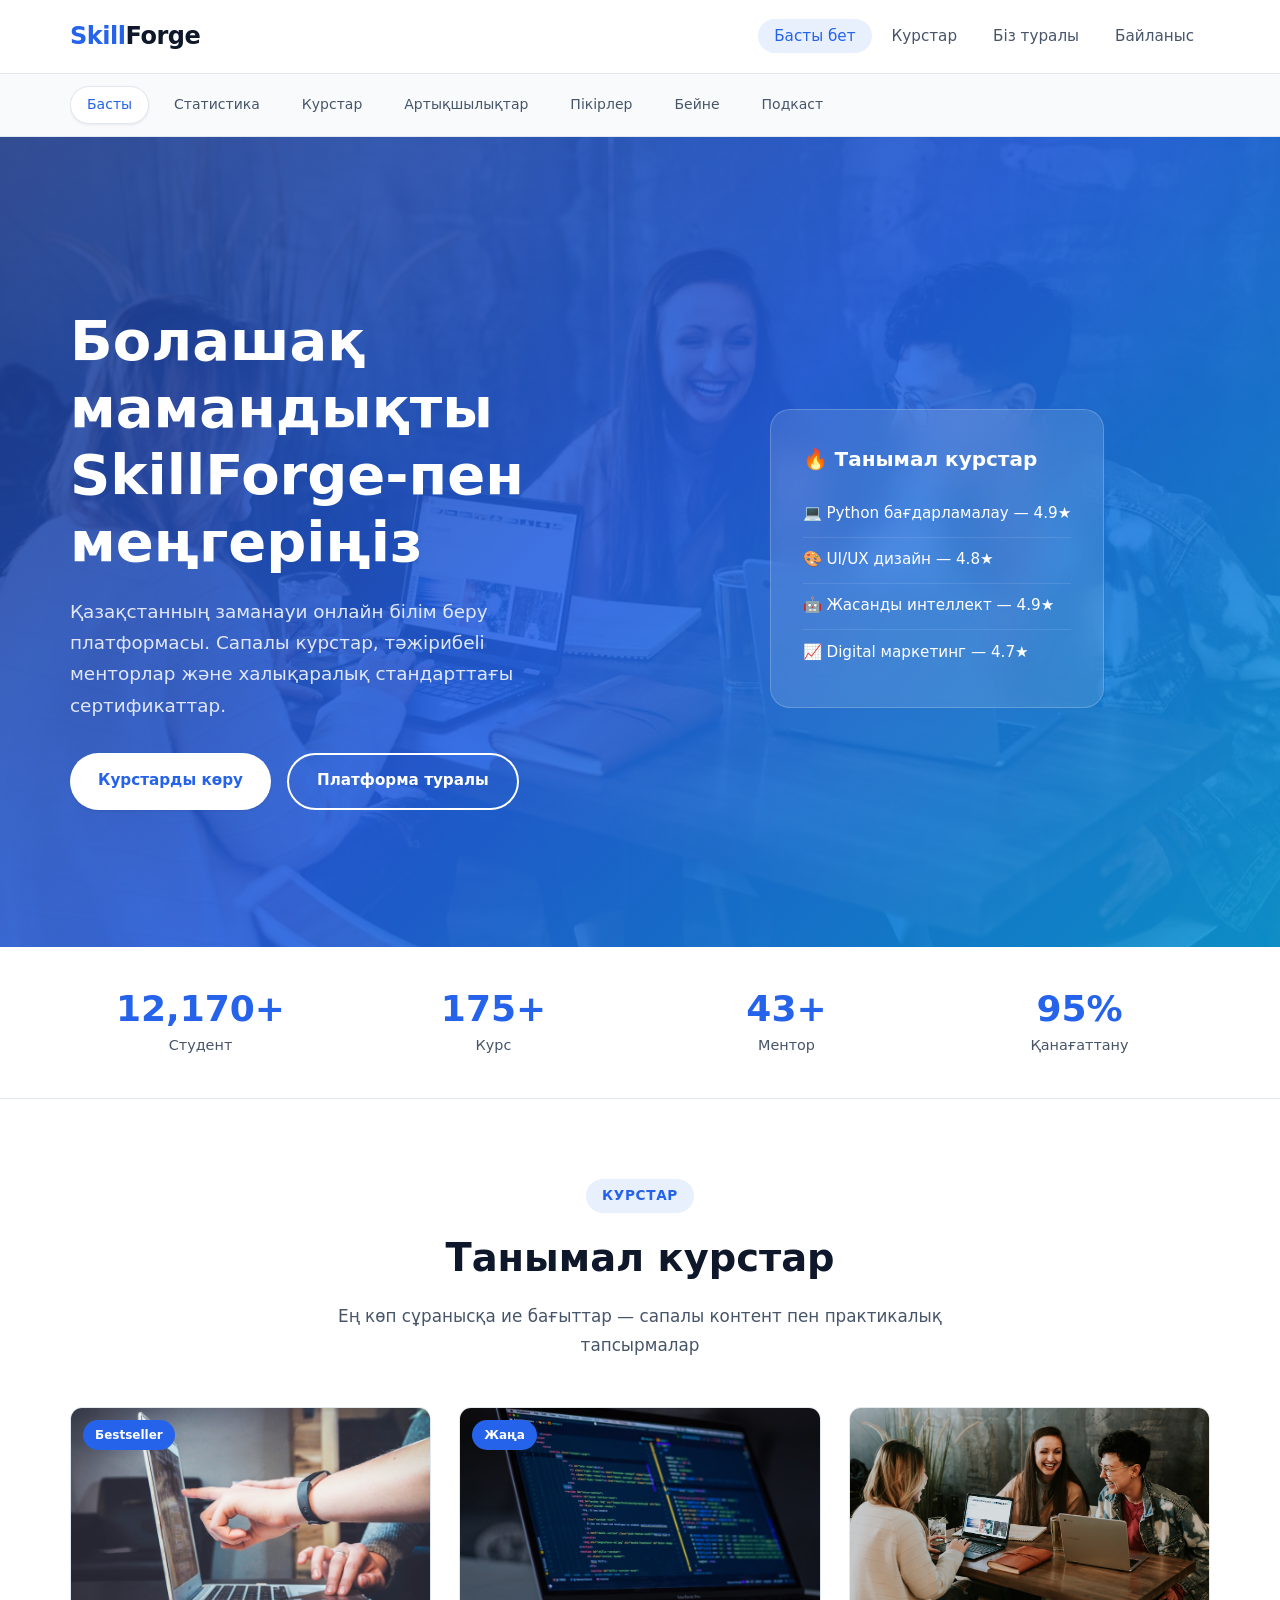
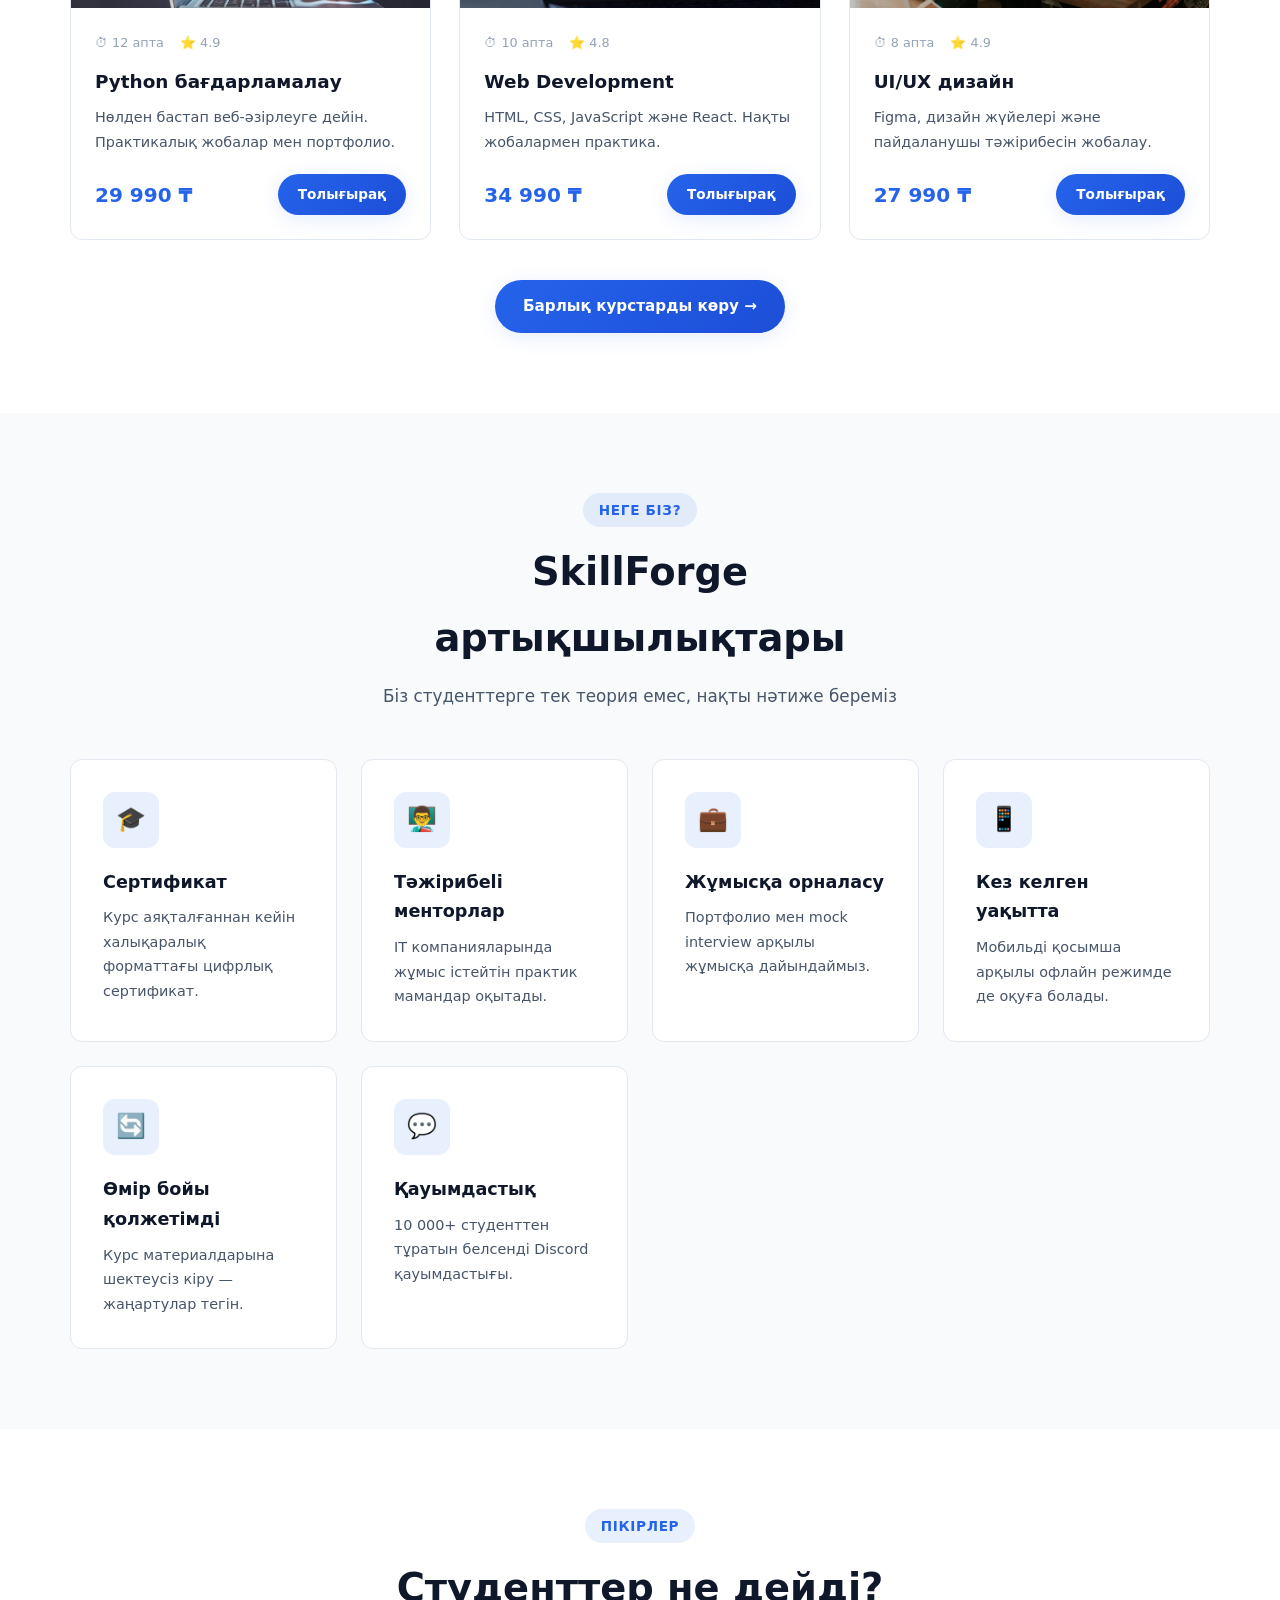
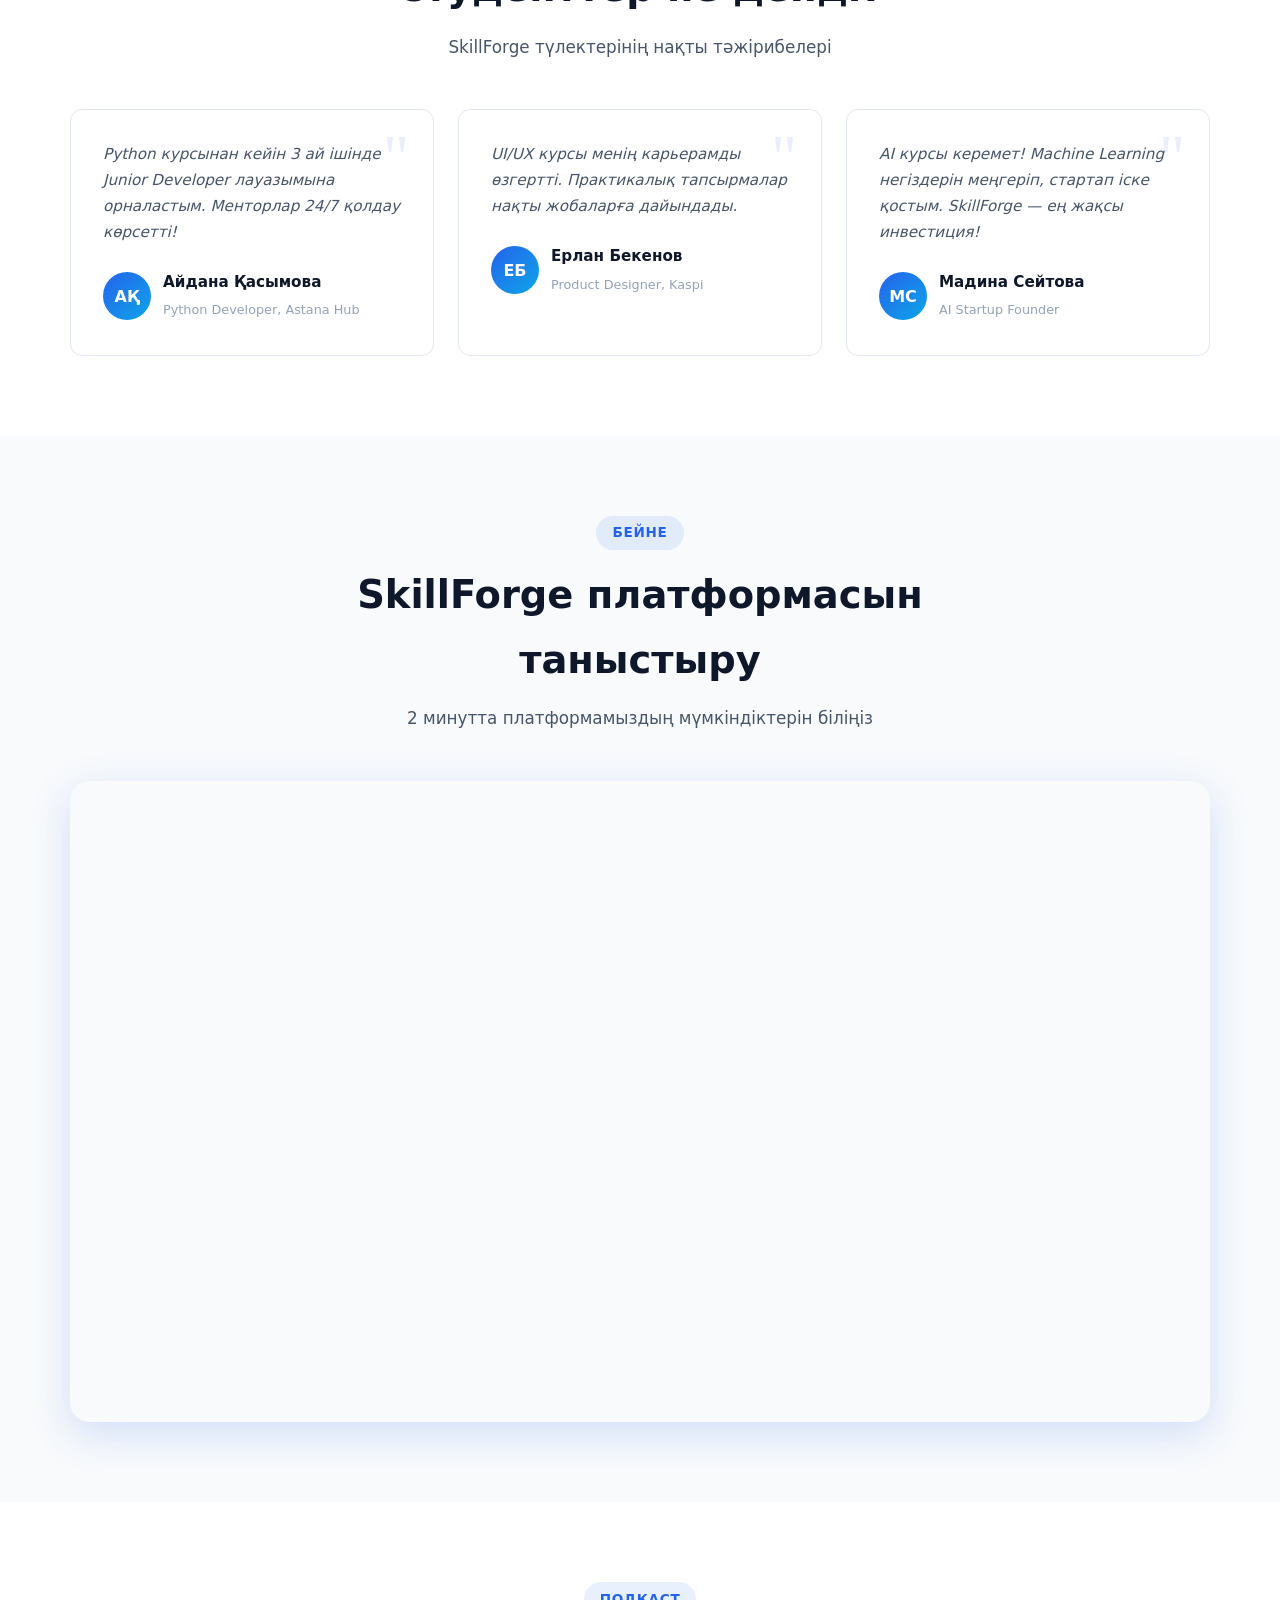
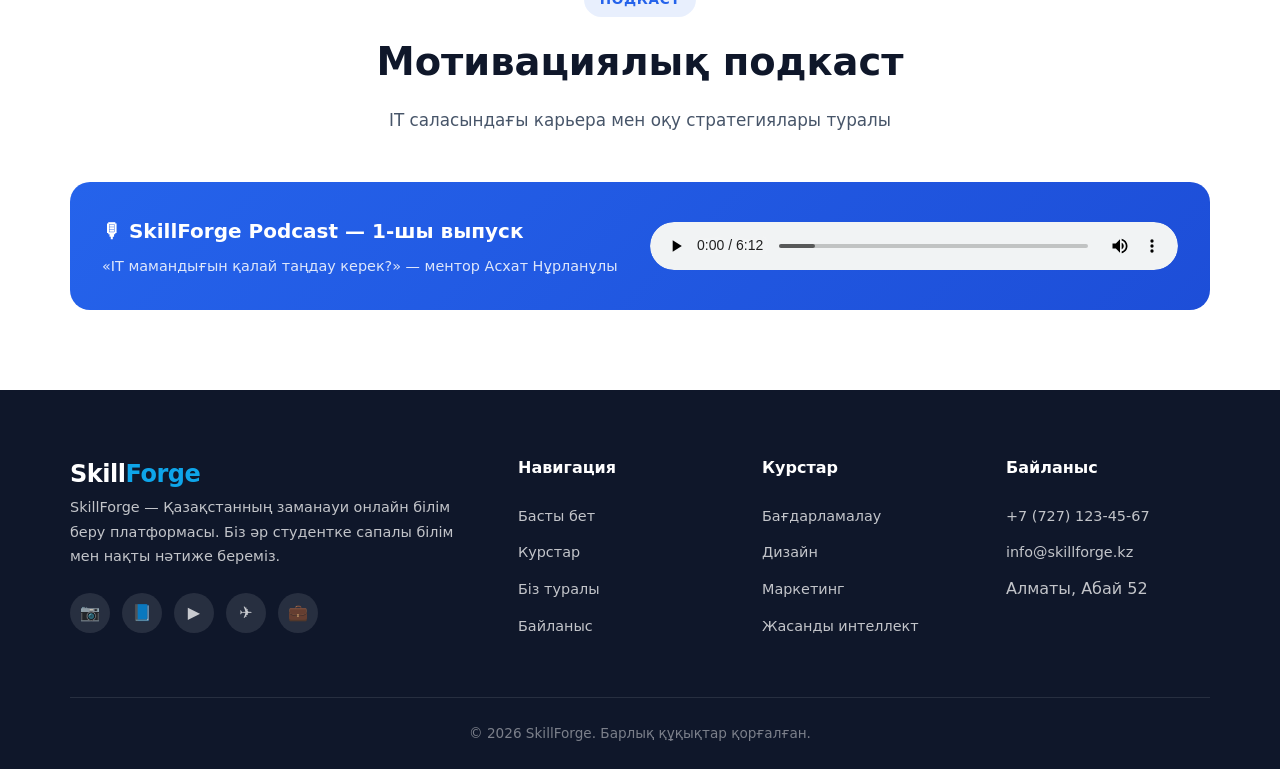
<file: index.html>
<!DOCTYPE html>
<html lang="kk">
<head>
  <meta charset="UTF-8">
  <meta name="viewport" content="width=device-width, initial-scale=1.0">
  <meta name="description" content="SkillForge – онлайн білім беру платформасы. Курстар, менторлар және сертификаттар.">
  <title>SkillForge – Онлайн білім беру платформасы</title>
  <link rel="stylesheet" href="style.css">
</head>
<body>

  <!-- Жоғарғы навигация -->
  <header class="navbar">
    <div class="container navbar__inner">
      <a href="index.html" class="logo">Skill<span>Forge</span></a>
      <nav>
        <ul class="nav-links">
          <li><a href="index.html">Басты бет</a></li>
          <li><a href="courses.html">Курстар</a></li>
          <li><a href="about.html">Біз туралы</a></li>
          <li><a href="contact.html">Байланыс</a></li>
        </ul>
      </nav>
      <button class="nav-toggle" aria-label="Мәзір">☰</button>
    </div>
  </header>

  <!-- Ішкі навигация (anchor links) -->
  <nav class="page-nav" aria-label="Бет ішіндегі навигация">
    <div class="container page-nav__inner">
      <a href="#hero">Басты</a>
      <a href="#stats">Статистика</a>
      <a href="#courses">Курстар</a>
      <a href="#advantages">Артықшылықтар</a>
      <a href="#testimonials">Пікірлер</a>
      <a href="#video">Бейне</a>
      <a href="#podcast">Подкаст</a>
    </div>
  </nav>

  <!-- Hero баннер -->
  <section class="hero" id="hero">
    <div class="hero__bg" aria-hidden="true"></div>
    <div class="container hero__content">
      <div class="hero__text">
        <h1>Болашақ мамандықты SkillForge-пен меңгеріңіз</h1>
        <p>Қазақстанның заманауи онлайн білім беру платформасы. Сапалы курстар, тәжірибeli менторлар және халықаралық стандарттағы сертификаттар.</p>
        <div class="hero__buttons">
          <a href="courses.html" class="btn btn--white">Курстарды көру</a>
          <a href="#video" class="btn btn--outline" style="border-color:#fff;color:#fff;">Платформа туралы</a>
        </div>
      </div>
      <div class="hero__visual">
        <div class="hero__card">
          <h3>🔥 Танымал курстар</h3>
          <div class="hero__card-item">💻 Python бағдарламалау — 4.9★</div>
          <div class="hero__card-item">🎨 UI/UX дизайн — 4.8★</div>
          <div class="hero__card-item">🤖 Жасанды интеллект — 4.9★</div>
          <div class="hero__card-item">📈 Digital маркетинг — 4.7★</div>
        </div>
      </div>
    </div>
  </section>

  <!-- Статистика -->
  <section class="stats-bar" id="stats">
    <div class="container">
      <div class="stats-grid">
        <div class="stat-item">
          <strong data-count="12500" data-suffix="+">0</strong>
          <span>Студент</span>
        </div>
        <div class="stat-item">
          <strong data-count="180" data-suffix="+">0</strong>
          <span>Курс</span>
        </div>
        <div class="stat-item">
          <strong data-count="45" data-suffix="+">0</strong>
          <span>Ментор</span>
        </div>
        <div class="stat-item">
          <strong data-count="98" data-suffix="%">0</strong>
          <span>Қанағаттану</span>
        </div>
      </div>
    </div>
  </section>

  <!-- Танымал курстар -->
  <section class="section" id="courses">
    <div class="container">
      <div class="section-header">
        <span class="section-label">Курстар</span>
        <h2>Танымал курстар</h2>
        <p>Ең көп сұранысқа ие бағыттар — сапалы контент пен практикалық тапсырмалар</p>
      </div>
      <div class="courses-grid">
        <article class="course-card">
          <div class="course-card__img">
            <img src="images/course1.jpg" alt="Python бағдарламалау курсы">
            <span class="course-card__badge">Бestseller</span>
          </div>
          <div class="course-card__body">
            <div class="course-card__meta">
              <span>⏱ 12 апта</span>
              <span>⭐ 4.9</span>
            </div>
            <h3>Python бағдарламалау</h3>
            <p>Нөлден бастап веб-әзірлеуге дейін. Практикалық жобалар мен портфолио.</p>
            <div class="course-card__footer">
              <span class="course-card__price">29 990 ₸</span>
              <a href="courses.html" class="btn btn--primary btn--sm">Толығырақ</a>
            </div>
          </div>
        </article>
        <article class="course-card">
          <div class="course-card__img">
            <img src="images/course2.jpg" alt="Web Development курсы">
            <span class="course-card__badge">Жаңа</span>
          </div>
          <div class="course-card__body">
            <div class="course-card__meta">
              <span>⏱ 10 апта</span>
              <span>⭐ 4.8</span>
            </div>
            <h3>Web Development</h3>
            <p>HTML, CSS, JavaScript және React. Нақты жобалармен практика.</p>
            <div class="course-card__footer">
              <span class="course-card__price">34 990 ₸</span>
              <a href="courses.html" class="btn btn--primary btn--sm">Толығырақ</a>
            </div>
          </div>
        </article>
        <article class="course-card">
          <div class="course-card__img">
            <img src="images/hero.jpg" alt="UI/UX дизайн курсы">
          </div>
          <div class="course-card__body">
            <div class="course-card__meta">
              <span>⏱ 8 апта</span>
              <span>⭐ 4.9</span>
            </div>
            <h3>UI/UX дизайн</h3>
            <p>Figma, дизайн жүйелері және пайдаланушы тәжірибесін жобалау.</p>
            <div class="course-card__footer">
              <span class="course-card__price">27 990 ₸</span>
              <a href="courses.html" class="btn btn--primary btn--sm">Толығырақ</a>
            </div>
          </div>
        </article>
      </div>
      <div style="text-align:center;margin-top:2.5rem;">
        <a href="courses.html" class="btn btn--primary">Барлық курстарды көру →</a>
      </div>
    </div>
  </section>

  <!-- Платформа артықшылықтары -->
  <section class="section section--gray" id="advantages">
    <div class="container">
      <div class="section-header">
        <span class="section-label">Неге біз?</span>
        <h2>SkillForge артықшылықтары</h2>
        <p>Біз студенттерге тек теория емес, нақты нәтиже береміз</p>
      </div>
      <div class="advantages-grid">
        <div class="advantage-card">
          <div class="advantage-card__icon">🎓</div>
          <h3>Сертификат</h3>
          <p>Курс аяқталғаннан кейін халықаралық форматтағы цифрлық сертификат.</p>
        </div>
        <div class="advantage-card">
          <div class="advantage-card__icon">👨‍🏫</div>
          <h3>Тәжірибeli менторлар</h3>
          <p>IT компанияларында жұмыс істейтін практик мамандар оқытады.</p>
        </div>
        <div class="advantage-card">
          <div class="advantage-card__icon">💼</div>
          <h3>Жұмысқа орналасу</h3>
          <p>Портфолио мен mock interview арқылы жұмысқа дайындаймыз.</p>
        </div>
        <div class="advantage-card">
          <div class="advantage-card__icon">📱</div>
          <h3>Кез келген уақытта</h3>
          <p>Мобильді қосымша арқылы офлайн режимде де оқуға болады.</p>
        </div>
        <div class="advantage-card">
          <div class="advantage-card__icon">🔄</div>
          <h3>Өмір бойы қолжетімді</h3>
          <p>Курс материалдарына шектеусіз кіру — жаңартулар тегін.</p>
        </div>
        <div class="advantage-card">
          <div class="advantage-card__icon">💬</div>
          <h3>Қауымдастық</h3>
          <p>10 000+ студенттен тұратын белсенді Discord қауымдастығы.</p>
        </div>
      </div>
    </div>
  </section>

  <!-- Студент пікірлері -->
  <section class="section" id="testimonials">
    <div class="container">
      <div class="section-header">
        <span class="section-label">Пікірлер</span>
        <h2>Студенттер не дейді?</h2>
        <p>SkillForge түлектерінің нақты тәжірибелері</p>
      </div>
      <div class="testimonials-grid">
        <blockquote class="testimonial-card">
          <p>Python курсынан кейін 3 ай ішінде Junior Developer лауазымына орналастым. Менторлар 24/7 қолдау көрсетті!</p>
          <div class="testimonial-author">
            <div class="testimonial-author__avatar">АҚ</div>
            <div>
              <strong>Айдана Қасымова</strong>
              <span>Python Developer, Astana Hub</span>
            </div>
          </div>
        </blockquote>
        <blockquote class="testimonial-card">
          <p>UI/UX курсы менің карьерамды өзгертті. Практикалық тапсырмалар нақты жобаларға дайындады.</p>
          <div class="testimonial-author">
            <div class="testimonial-author__avatar">ЕБ</div>
            <div>
              <strong>Ерлан Бекенов</strong>
              <span>Product Designer, Kaspi</span>
            </div>
          </div>
        </blockquote>
        <blockquote class="testimonial-card">
          <p>AI курсы керемет! Machine Learning негіздерін меңгеріп, стартап іске қостым. SkillForge — ең жақсы инвестиция!</p>
          <div class="testimonial-author">
            <div class="testimonial-author__avatar">МС</div>
            <div>
              <strong>Мадина Сейтовa</strong>
              <span>AI Startup Founder</span>
            </div>
          </div>
        </blockquote>
      </div>
    </div>
  </section>

  <!-- Бейне -->
  <section class="section section--gray" id="video">
    <div class="container">
      <div class="section-header">
        <span class="section-label">Бейне</span>
        <h2>SkillForge платформасын таныстыру</h2>
        <p>2 минутта платформамыздың мүмкіндіктерін біліңіз</p>
      </div>
      <div class="video-wrapper">
        <iframe
          src="https://www.youtube.com/watch?v=NdkQAMTKzMs"
          title="SkillForge платформасы — білім беру бейнесі"
          allow="accelerometer; autoplay; clipboard-write; encrypted-media; gyroscope; picture-in-picture"
          allowfullscreen>
        </iframe>
      </div>
    </div>
  </section>

  <!-- Подкаст / Аудио -->
  <section class="section" id="podcast">
    <div class="container">
      <div class="section-header">
        <span class="section-label">Подкаст</span>
        <h2>Мотивациялық подкаст</h2>
        <p>IT саласындағы карьера мен оқу стратегиялары туралы</p>
      </div>
      <div class="audio-player">
        <div class="audio-player__info">
          <h3>🎙 SkillForge Podcast — 1-шы выпуск</h3>
          <p>«IT мамандығын қалай таңдау керек?» — ментор Асхат Нұрланұлы</p>
        </div>
        <audio controls preload="metadata">
          <source src="audio/podcast.mp3" type="audio/mpeg">
          Браузеріңіз аудио ойnatуды қолдамайды.
        </audio>
      </div>
    </div>
  </section>

  <!-- Footer -->
  <footer class="footer">
    <div class="container">
      <div class="footer__grid">
        <div class="footer__about">
          <a href="index.html" class="logo">Skill<span>Forge</span></a>
          <p>SkillForge — Қазақстанның заманауи онлайн білім беру платформасы. Біз әр студентке сапалы білім мен нақты нәтиже береміз.</p>
          <div class="social-links">
            <a href="#" aria-label="Instagram">📷</a>
            <a href="#" aria-label="Facebook">📘</a>
            <a href="#" aria-label="YouTube">▶️</a>
            <a href="#" aria-label="Telegram">✈️</a>
            <a href="#" aria-label="LinkedIn">💼</a>
          </div>
        </div>
        <div>
          <h4>Навигация</h4>
          <ul>
            <li><a href="index.html">Басты бет</a></li>
            <li><a href="courses.html">Курстар</a></li>
            <li><a href="about.html">Біз туралы</a></li>
            <li><a href="contact.html">Байланыс</a></li>
          </ul>
        </div>
        <div>
          <h4>Курстар</h4>
          <ul>
            <li><a href="courses.html">Бағдарламалау</a></li>
            <li><a href="courses.html">Дизайн</a></li>
            <li><a href="courses.html">Маркетинг</a></li>
            <li><a href="courses.html">Жасанды интеллект</a></li>
          </ul>
        </div>
        <div>
          <h4>Байланыс</h4>
          <ul>
            <li><a href="tel:+77271234567">+7 (727) 123-45-67</a></li>
            <li><a href="mailto:info@skillforge.kz">info@skillforge.kz</a></li>
            <li>Алматы, Абай 52</li>
          </ul>
        </div>
      </div>
      <div class="footer__bottom">
        © 2026 SkillForge. Барлық құқықтар қорғалған.
      </div>
    </div>
  </footer>

  <button class="scroll-top" aria-label="Жоғарыға">↑</button>
  <script src="script.js"></script>
</body>
</html>
</file>
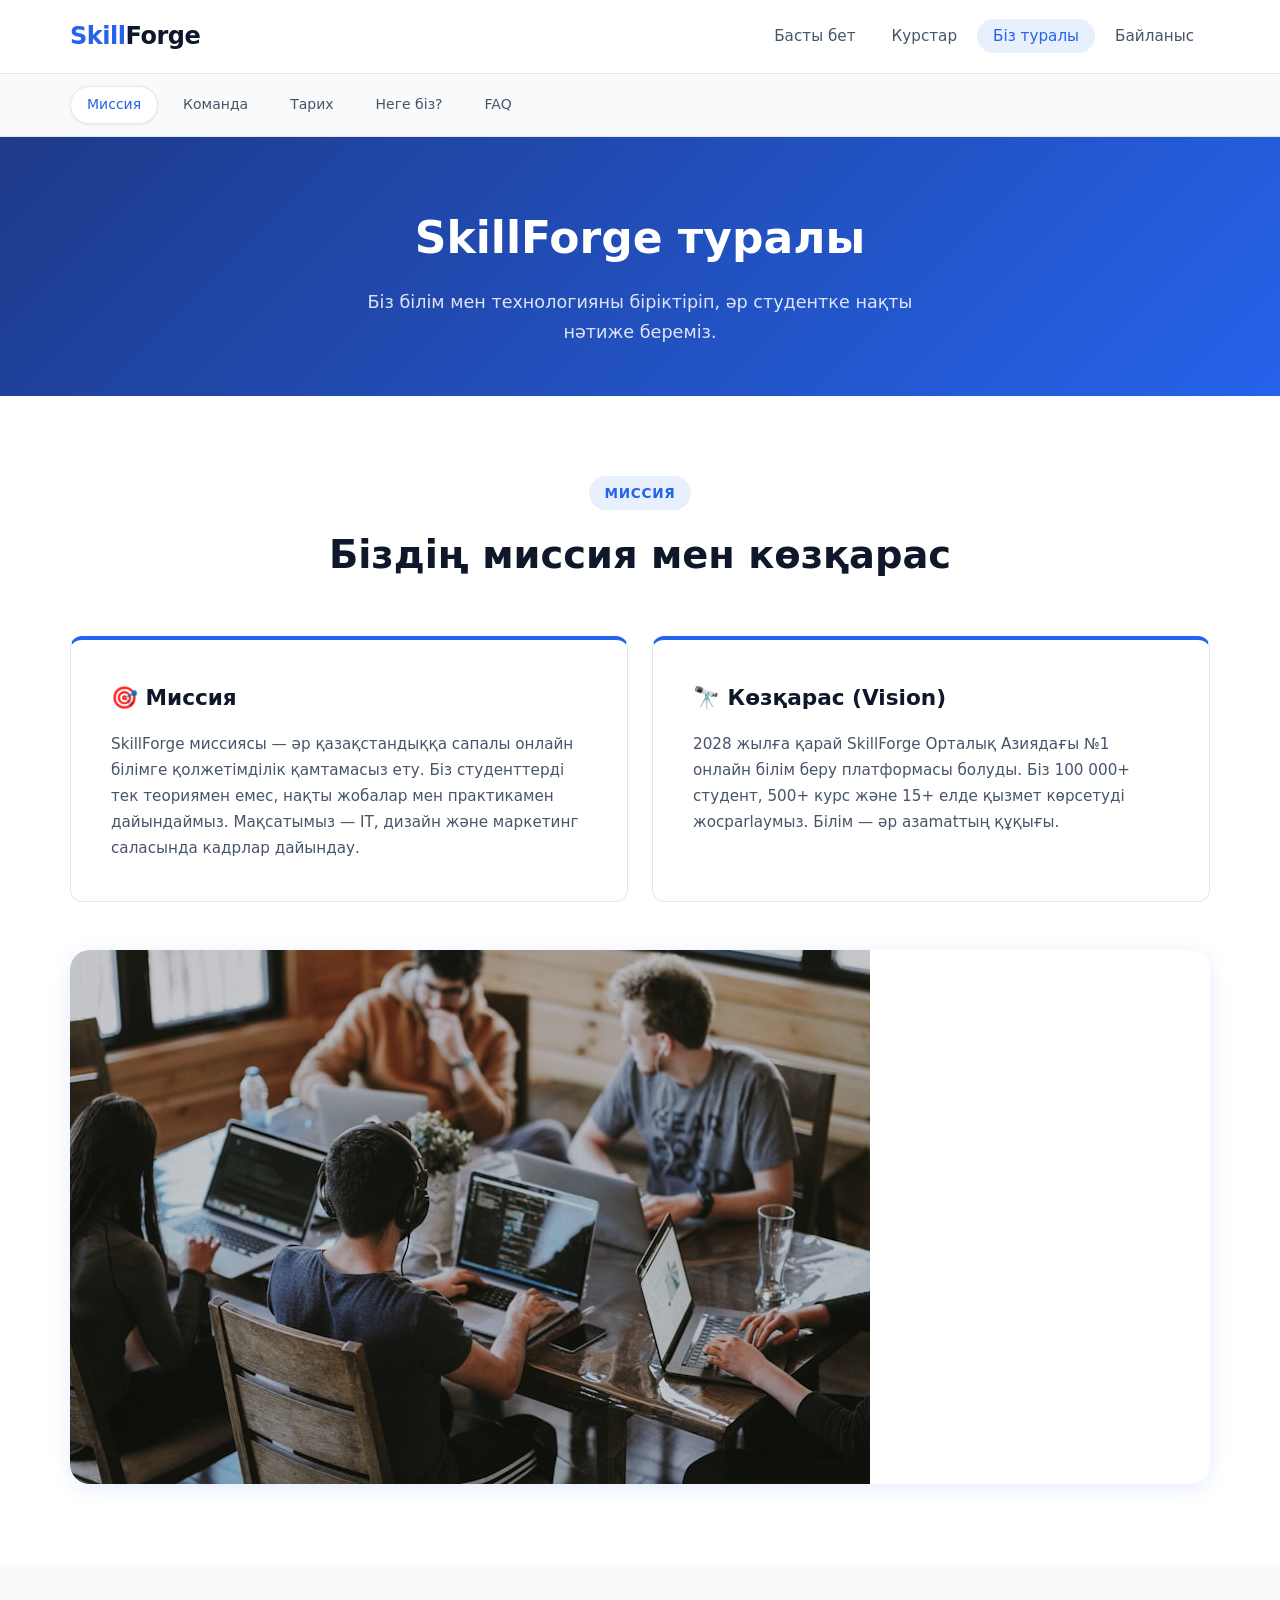
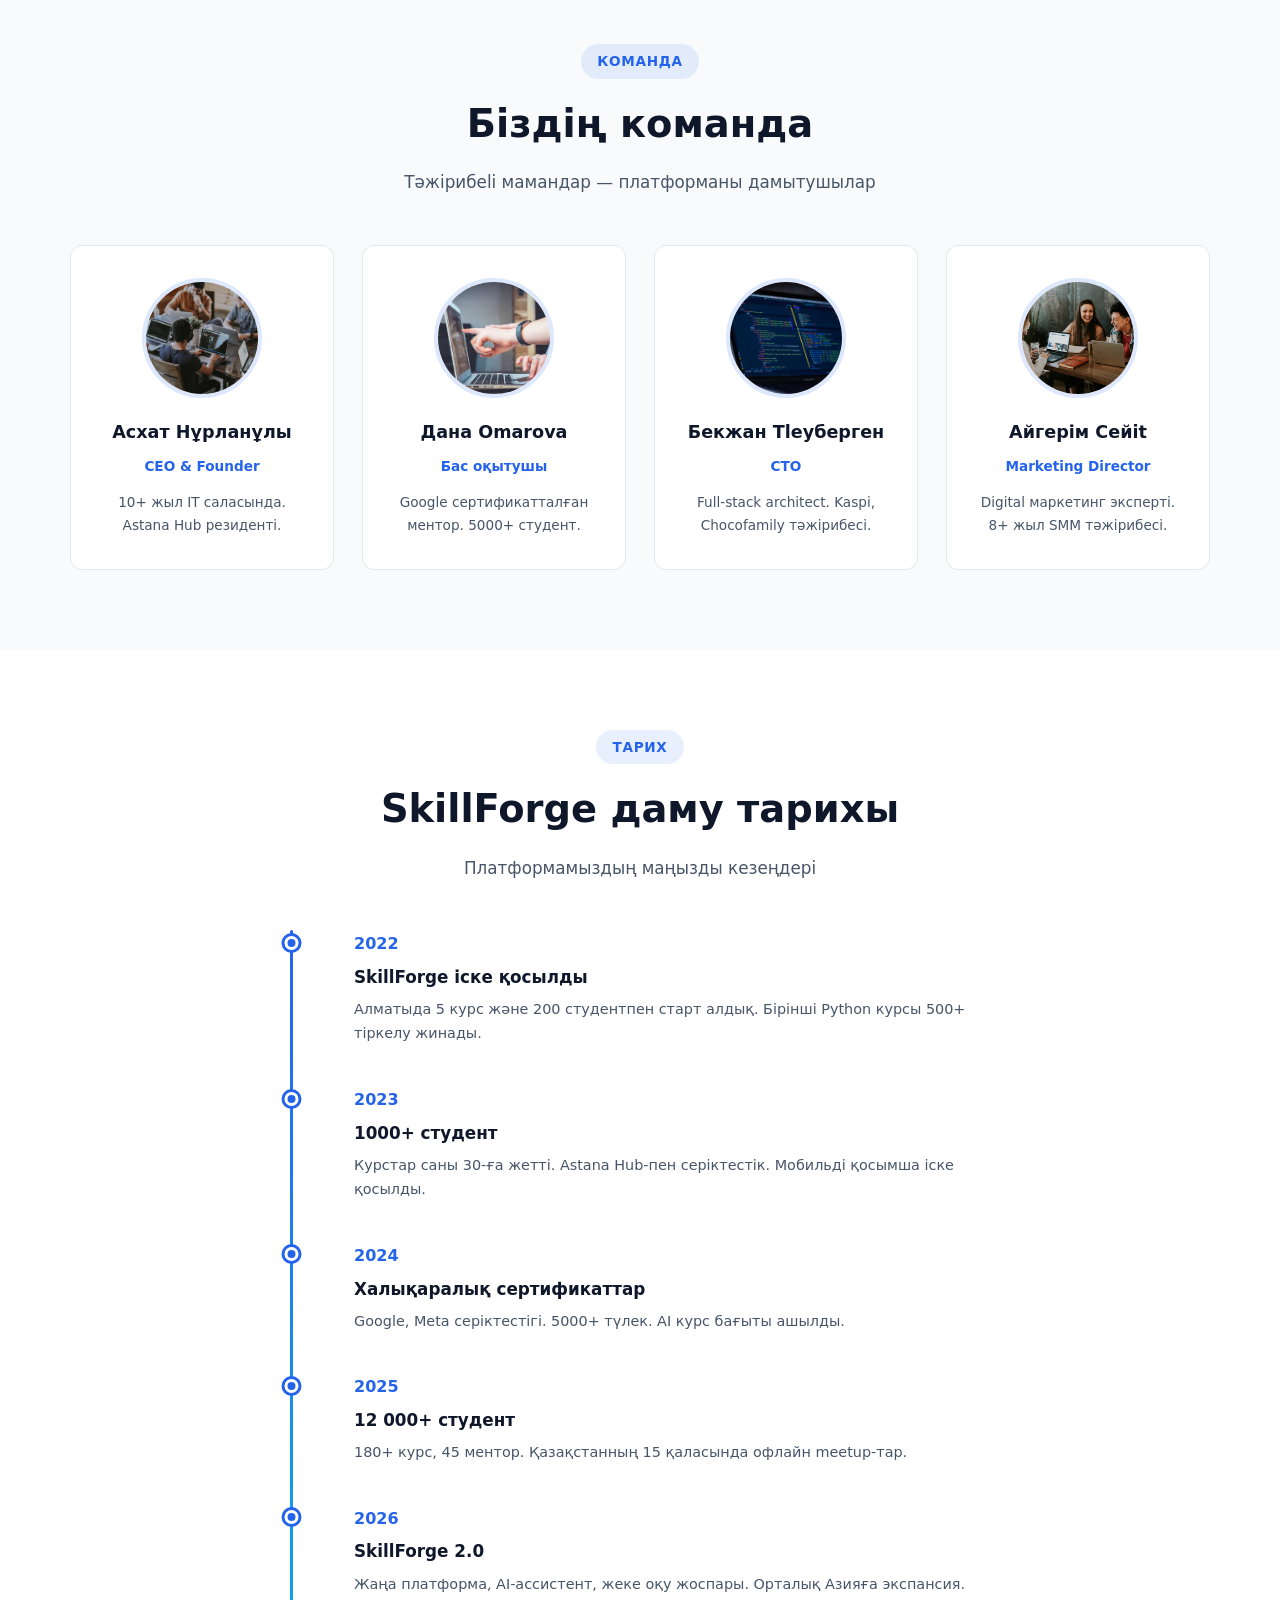
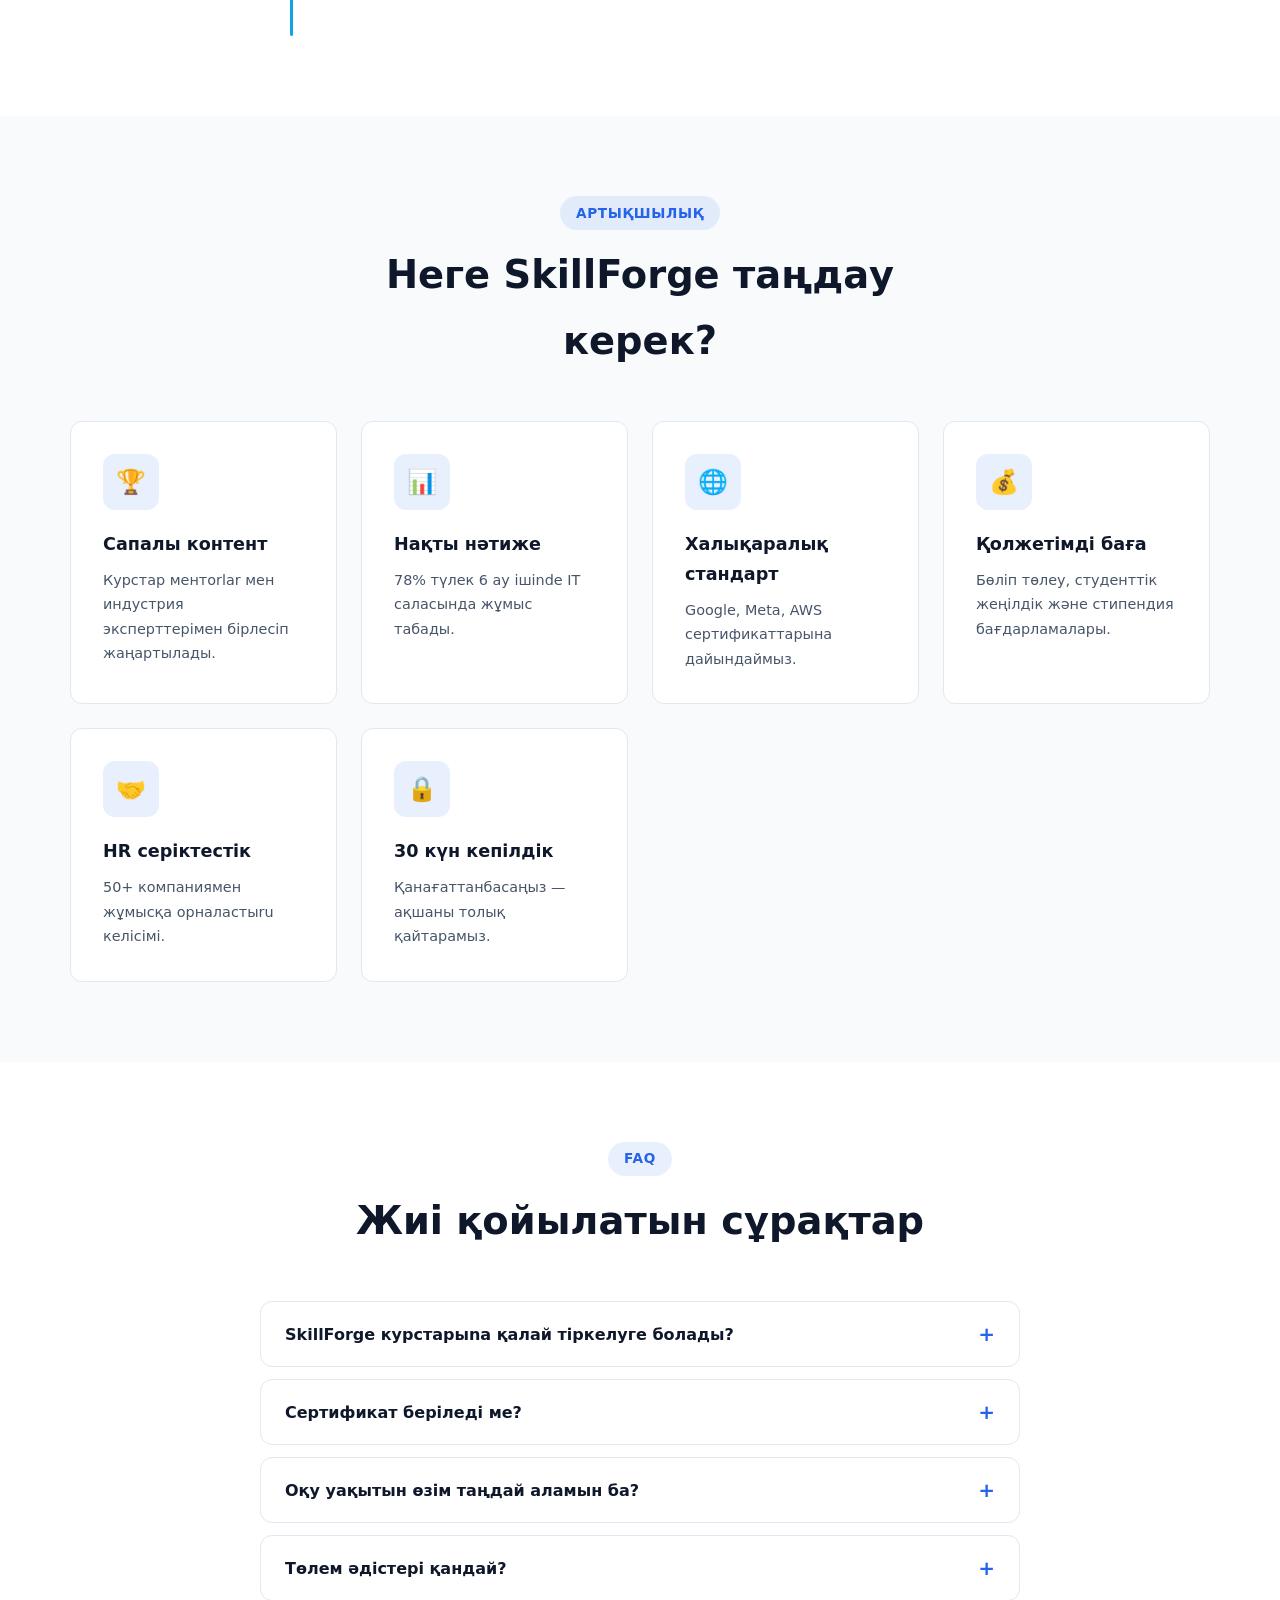
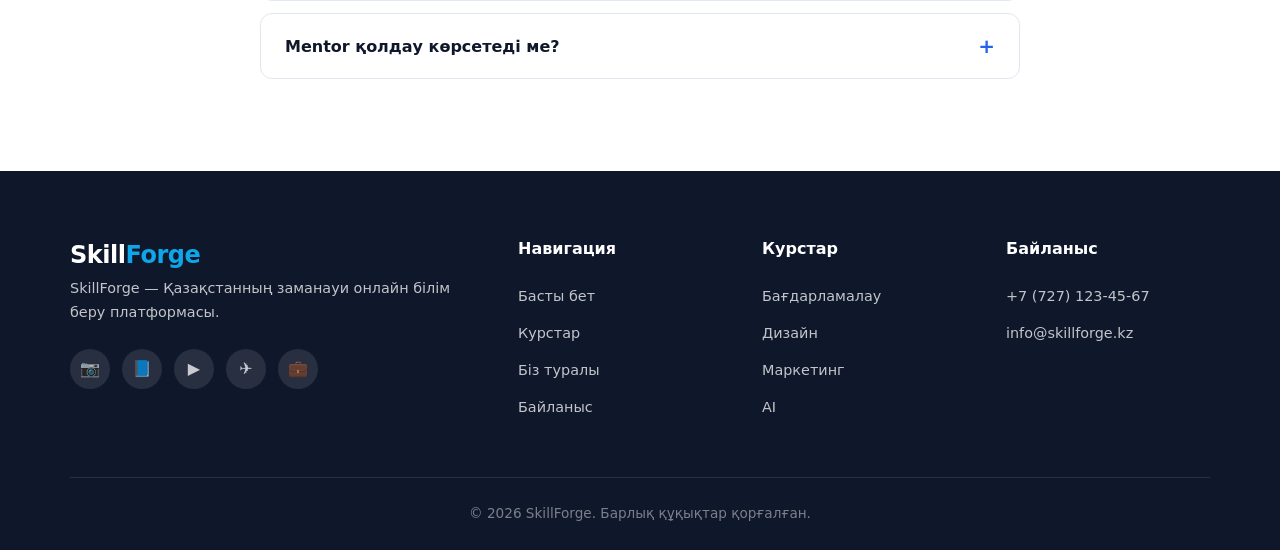
<file: about.html>
<!DOCTYPE html>
<html lang="kk">
<head>
  <meta charset="UTF-8">
  <meta name="viewport" content="width=device-width, initial-scale=1.0">
  <meta name="description" content="SkillForge платформасы туралы — миссия, команда, тарих.">
  <title>Біз туралы — SkillForge</title>
  <link rel="stylesheet" href="style.css">
</head>
<body>

  <header class="navbar">
    <div class="container navbar__inner">
      <a href="index.html" class="logo">Skill<span>Forge</span></a>
      <nav>
        <ul class="nav-links">
          <li><a href="index.html">Басты бет</a></li>
          <li><a href="courses.html">Курстар</a></li>
          <li><a href="about.html">Біз туралы</a></li>
          <li><a href="contact.html">Байланыс</a></li>
        </ul>
      </nav>
      <button class="nav-toggle" aria-label="Мәзір">☰</button>
    </div>
  </header>

  <nav class="page-nav" aria-label="Бет ішіндегі навигация">
    <div class="container page-nav__inner">
      <a href="#mission">Миссия</a>
      <a href="#team">Команда</a>
      <a href="#timeline">Тарих</a>
      <a href="#why">Неге біз?</a>
      <a href="#faq">FAQ</a>
    </div>
  </nav>

  <section class="page-hero">
    <div class="container">
      <h1>SkillForge туралы</h1>
      <p>Біз білім мен технологияны біріктіріп, әр студентке нақты нәтиже береміз.</p>
    </div>
  </section>

  <!-- Миссия және Vision -->
  <section class="section" id="mission">
    <div class="container">
      <div class="section-header">
        <span class="section-label">Миссия</span>
        <h2>Біздің миссия мен көзқарас</h2>
      </div>
      <div class="mission-grid">
        <article class="mission-card">
          <h3>🎯 Миссия</h3>
          <p>SkillForge миссиясы — әр қазақстандыққа сапалы онлайн білімге қолжетімділік қамтамасыз ету. Біз студенттерді тек теориямен емес, нақты жобалар мен практикамен дайындаймыз. Мақсатымыз — IT, дизайн және маркетинг саласында кадрлар дайындау.</p>
        </article>
        <article class="mission-card">
          <h3>🔭 Көзқарас (Vision)</h3>
          <p>2028 жылға қарай SkillForge Орталық Азиядағы №1 онлайн білім беру платформасы болуды. Біз 100 000+ студент, 500+ курс және 15+ елде қызмет көрсетуді жосparlayмыз. Білім — әр азamatтың құқығы.</p>
        </article>
      </div>
      <div style="border-radius:var(--radius-lg);overflow:hidden;box-shadow:var(--shadow-md);">
        <img src="images/team.jpg" alt="SkillForge командасы">
      </div>
    </div>
  </section>

  <!-- Команда -->
  <section class="section section--gray" id="team">
    <div class="container">
      <div class="section-header">
        <span class="section-label">Команда</span>
        <h2>Біздің команда</h2>
        <p>Тәжірибeli мамандар — платформаны дамытушылар</p>
      </div>
      <div class="team-grid">
        <article class="team-card">
          <div class="team-card__photo">
            <img src="images/team.jpg" alt="Асхат Нұрланұлы">
          </div>
          <h3>Асхат Нұрланұлы</h3>
          <span>CEO & Founder</span>
          <p>10+ жыл IT саласында. Astana Hub резиденті.</p>
        </article>
        <article class="team-card">
          <div class="team-card__photo">
            <img src="images/course1.jpg" alt="Дана Оmarova">
          </div>
          <h3>Дана Оmarova</h3>
          <span>Бас оқытушы</span>
          <p>Google сертификатталған ментор. 5000+ студент.</p>
        </article>
        <article class="team-card">
          <div class="team-card__photo">
            <img src="images/course2.jpg" alt="Бекжан Тлеуберген">
          </div>
          <h3>Бекжан Тleуберген</h3>
          <span>CTO</span>
          <p>Full-stack architect. Kaspi, Chocofamily тәжірибесі.</p>
        </article>
        <article class="team-card">
          <div class="team-card__photo">
            <img src="images/hero.jpg" alt="Айгерім Сейit">
          </div>
          <h3>Айгерім Сейit</h3>
          <span>Marketing Director</span>
          <p>Digital маркетинг эксперті. 8+ жыл SMM тәжірибесі.</p>
        </article>
      </div>
    </div>
  </section>

  <!-- Timeline -->
  <section class="section" id="timeline">
    <div class="container">
      <div class="section-header">
        <span class="section-label">Тарих</span>
        <h2>SkillForge даму тарихы</h2>
        <p>Платформамыздың маңызды кезеңдері</p>
      </div>
      <div class="timeline">
        <div class="timeline-item">
          <h3>2022</h3>
          <h4>SkillForge іске қосылды</h4>
          <p>Алматыда 5 курс және 200 студентпен старт алдық. Бірінші Python курсы 500+ тіркелу жинады.</p>
        </div>
        <div class="timeline-item">
          <h3>2023</h3>
          <h4>1000+ студент</h4>
          <p>Курстар саны 30-ға жетті. Astana Hub-пен серіктестік. Мобильді қосымша іске қосылды.</p>
        </div>
        <div class="timeline-item">
          <h3>2024</h3>
          <h4>Халықаралық сертификаттар</h4>
          <p>Google, Meta серіктестігі. 5000+ түлек. AI курс бағыты ашылды.</p>
        </div>
        <div class="timeline-item">
          <h3>2025</h3>
          <h4>12 000+ студент</h4>
          <p>180+ курс, 45 ментор. Қазақстанның 15 қаласында офлайн meetup-тар.</p>
        </div>
        <div class="timeline-item">
          <h3>2026</h3>
          <h4>SkillForge 2.0</h4>
          <p>Жаңа платформа, AI-ассистент, жеке оқу жоспары. Орталық Азияға экспансия.</p>
        </div>
      </div>
    </div>
  </section>

  <!-- Неге SkillForge -->
  <section class="section section--gray" id="why">
    <div class="container">
      <div class="section-header">
        <span class="section-label">Артықшылық</span>
        <h2>Неге SkillForge таңдау керек?</h2>
      </div>
      <div class="advantages-grid">
        <div class="advantage-card">
          <div class="advantage-card__icon">🏆</div>
          <h3>Сапалы контент</h3>
          <p>Курстар ментorlar мен индустрия эксперттерімен бірлесіп жаңартылады.</p>
        </div>
        <div class="advantage-card">
          <div class="advantage-card__icon">📊</div>
          <h3>Нақты нәтиже</h3>
          <p>78% түлек 6 ay ішinde IT саласында жұмыс табады.</p>
        </div>
        <div class="advantage-card">
          <div class="advantage-card__icon">🌐</div>
          <h3>Халықаралық стандарт</h3>
          <p>Google, Meta, AWS сертификаттарына дайындаймыз.</p>
        </div>
        <div class="advantage-card">
          <div class="advantage-card__icon">💰</div>
          <h3>Қолжетімді баға</h3>
          <p>Бөліп төлеу, студенттік жеңілдік және стипендия бағдарламалары.</p>
        </div>
        <div class="advantage-card">
          <div class="advantage-card__icon">🤝</div>
          <h3>HR серіктестік</h3>
          <p>50+ компаниямен жұмысқа орналастыru келісімі.</p>
        </div>
        <div class="advantage-card">
          <div class="advantage-card__icon">🔒</div>
          <h3>30 күн кепілдік</h3>
          <p>Қанағаттанбасаңыз — ақшаны толық қайтарамыз.</p>
        </div>
      </div>
    </div>
  </section>

  <!-- FAQ -->
  <section class="section" id="faq">
    <div class="container">
      <div class="section-header">
        <span class="section-label">FAQ</span>
        <h2>Жиі қойылатын сұрақтар</h2>
      </div>
      <div class="faq-list">
        <div class="faq-item">
          <button class="faq-question">
            SkillForge курстарыna қалай тіркелуге болады?
            <span class="icon">+</span>
          </button>
          <div class="faq-answer">
            <p>Курс таңдап, «Тіркелу» батырmasын басыңыз. Тіркелу форmasын толтырып, төлем жасаңыз. Төлемнен кейін курс материалдарына лезде қолжетімдіlik аласыз.</p>
          </div>
        </div>
        <div class="faq-item">
          <button class="faq-question">
            Сертификат беріледі ме?
            <span class="icon">+</span>
          </button>
          <div class="faq-answer">
            <p>Иә, курс аяқталғаннан кейін және финалдық тесттен өткеннен кейін цифрлық сертификат беріледі. Сертификат LinkedIn профiline қосуға болады.</p>
          </div>
        </div>
        <div class="faq-item">
          <button class="faq-question">
            Оқу уақытын өзім таңдай аламын ба?
            <span class="icon">+</span>
          </button>
          <div class="faq-answer">
            <p>Иә, барлық курстар self-paced форmatта. Сіз өз темпіңізбен оқи аласыз. Материалдарға өмір бойы қолжетімдіlik беріледі.</p>
          </div>
        </div>
        <div class="faq-item">
          <button class="faq-question">
            Төлем әдістері қандай?
            <span class="icon">+</span>
          </button>
          <div class="faq-answer">
            <p>Kaspi перевод, банк картасы (Visa/Mastercard), бөліп төлеу (3–12 ay). Студенттерге 20% жеңілдік бар.</p>
          </div>
        </div>
        <div class="faq-item">
          <button class="faq-question">
            Мentor қолдау көрсетеді ме?
            <span class="icon">+</span>
          </button>
          <div class="faq-answer">
            <p>Иә, әр кursқа жеке mentor тағайындалады. Discord арқылы 24/7 сұрақ қоюға болады. Аptalik live Q&A сессиялары өткізіледі.</p>
          </div>
        </div>
      </div>
    </div>
  </section>

  <footer class="footer">
    <div class="container">
      <div class="footer__grid">
        <div class="footer__about">
          <a href="index.html" class="logo">Skill<span>Forge</span></a>
          <p>SkillForge — Қазақстанның заманауи онлайн білім беру платформасы.</p>
          <div class="social-links">
            <a href="#" aria-label="Instagram">📷</a>
            <a href="#" aria-label="Facebook">📘</a>
            <a href="#" aria-label="YouTube">▶️</a>
            <a href="#" aria-label="Telegram">✈️</a>
            <a href="#" aria-label="LinkedIn">💼</a>
          </div>
        </div>
        <div>
          <h4>Навигация</h4>
          <ul>
            <li><a href="index.html">Басты бет</a></li>
            <li><a href="courses.html">Курстар</a></li>
            <li><a href="about.html">Біз туралы</a></li>
            <li><a href="contact.html">Байланыс</a></li>
          </ul>
        </div>
        <div>
          <h4>Курстар</h4>
          <ul>
            <li><a href="courses.html">Бағдарламалау</a></li>
            <li><a href="courses.html">Дизайн</a></li>
            <li><a href="courses.html">Маркетинг</a></li>
            <li><a href="courses.html">AI</a></li>
          </ul>
        </div>
        <div>
          <h4>Байланыс</h4>
          <ul>
            <li><a href="tel:+77271234567">+7 (727) 123-45-67</a></li>
            <li><a href="mailto:info@skillforge.kz">info@skillforge.kz</a></li>
          </ul>
        </div>
      </div>
      <div class="footer__bottom">© 2026 SkillForge. Барлық құқықтар қорғалған.</div>
    </div>
  </footer>

  <button class="scroll-top" aria-label="Жоғарыға">↑</button>
  <script src="script.js"></script>
</body>
</html>
</file>
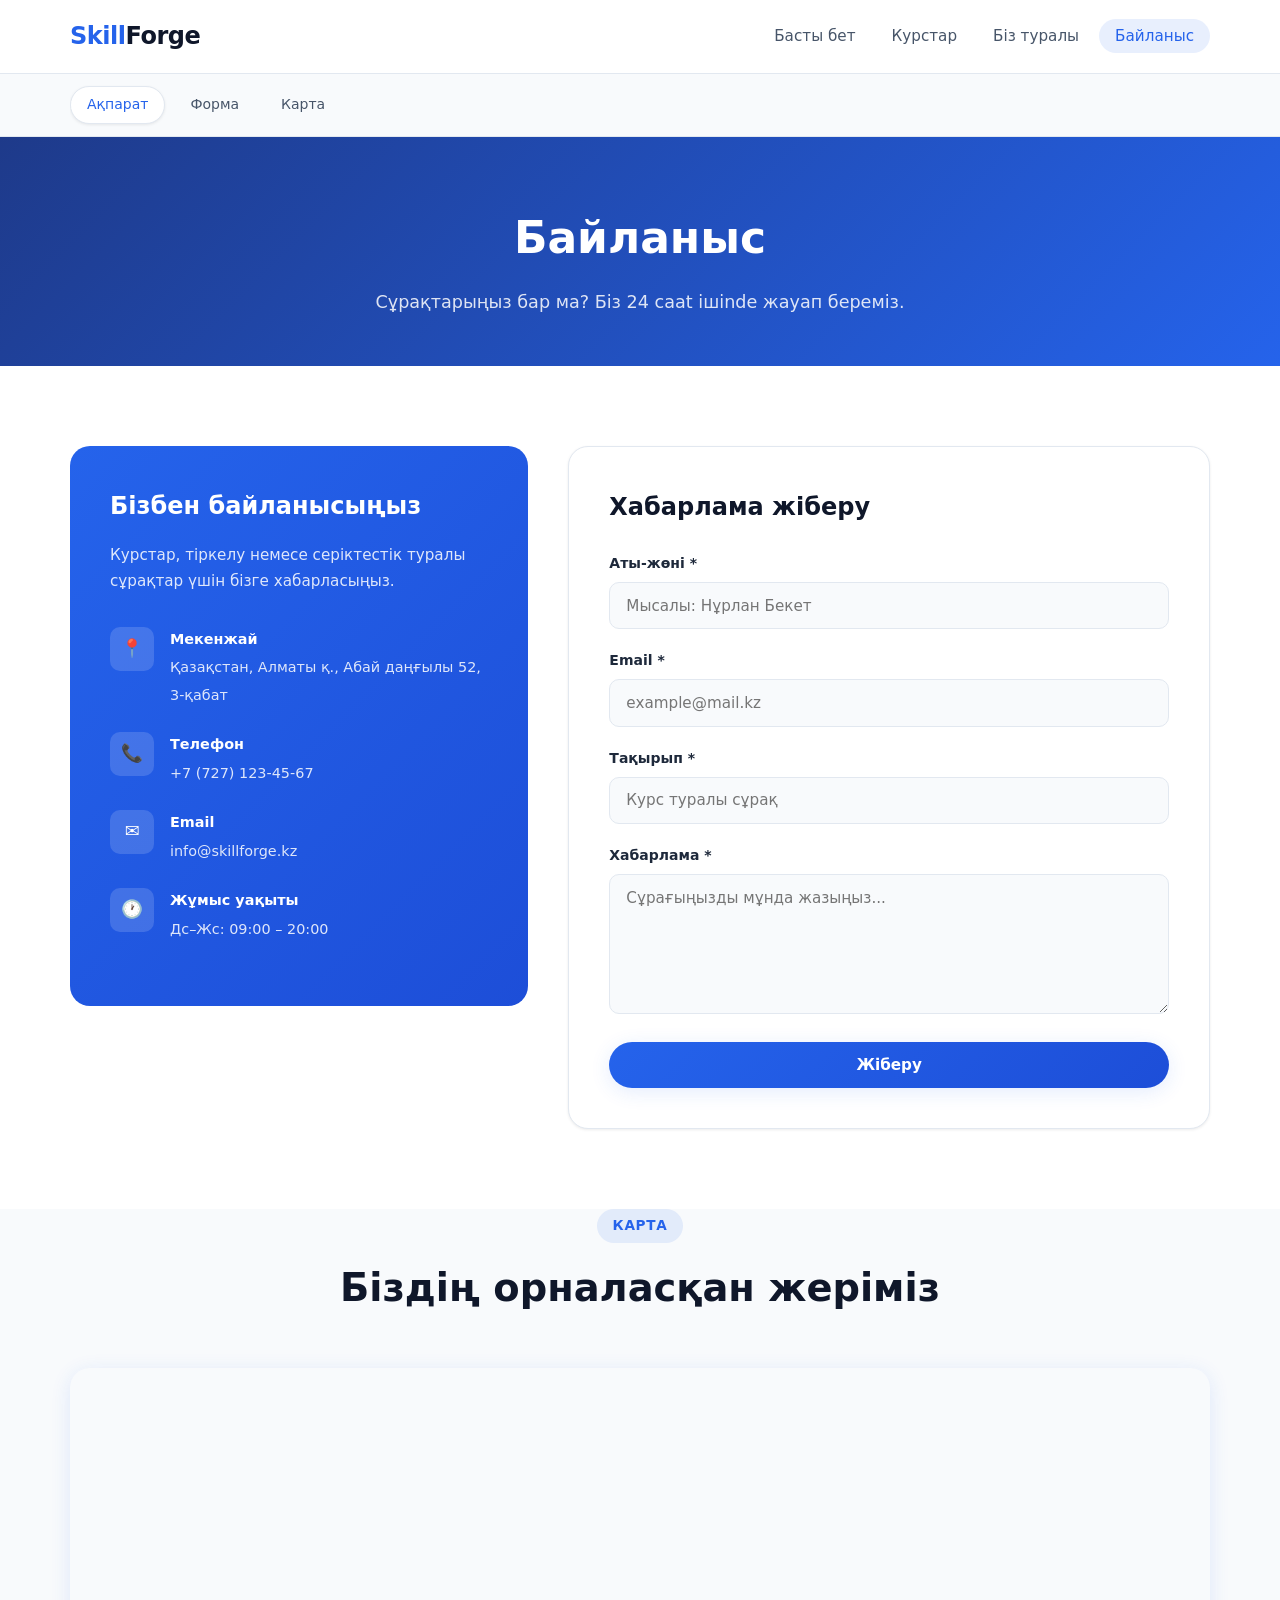
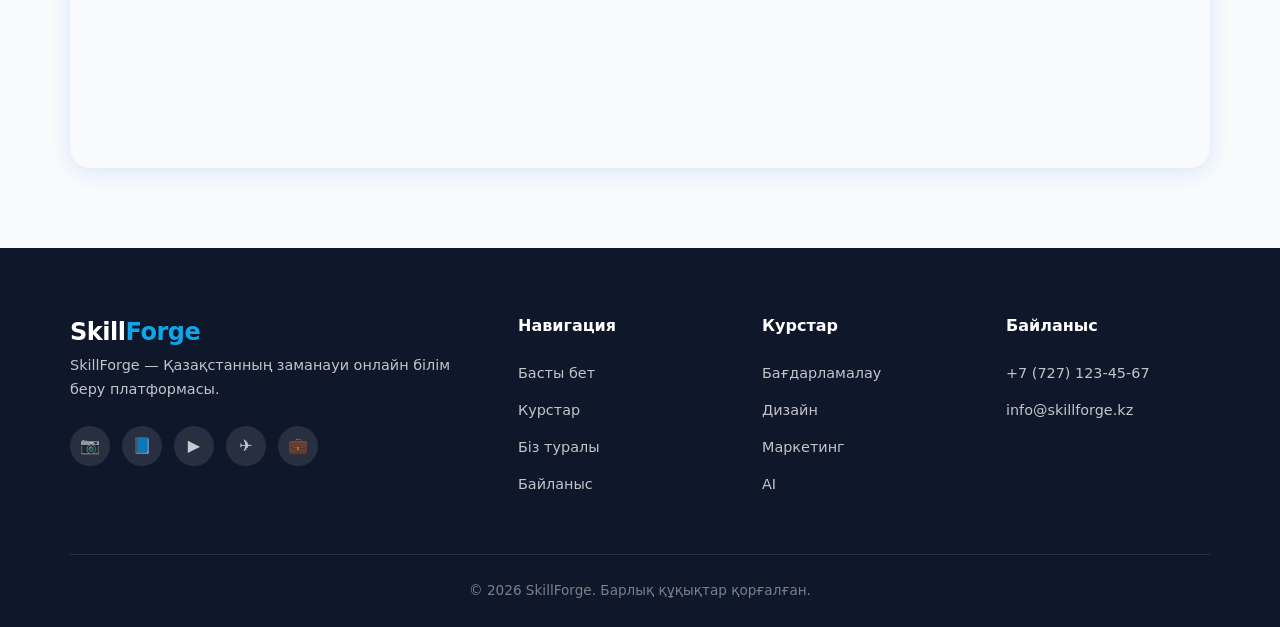
<file: contact.html>
<!DOCTYPE html>
<html lang="kk">
<head>
  <meta charset="UTF-8">
  <meta name="viewport" content="width=device-width, initial-scale=1.0">
  <meta name="description" content="SkillForge байланыс — форма, мекенжай, телефон.">
  <title>Байланыс — SkillForge</title>
  <link rel="stylesheet" href="style.css">
</head>
<body>

  <header class="navbar">
    <div class="container navbar__inner">
      <a href="index.html" class="logo">Skill<span>Forge</span></a>
      <nav>
        <ul class="nav-links">
          <li><a href="index.html">Басты бет</a></li>
          <li><a href="courses.html">Курстар</a></li>
          <li><a href="about.html">Біз туралы</a></li>
          <li><a href="contact.html">Байланыс</a></li>
        </ul>
      </nav>
      <button class="nav-toggle" aria-label="Мәзір">☰</button>
    </div>
  </header>

  <nav class="page-nav" aria-label="Бет ішіндегі навигация">
    <div class="container page-nav__inner">
      <a href="#info">Ақпарат</a>
      <a href="#contactForm">Форма</a>
      <a href="#map">Карта</a>
    </div>
  </nav>

  <section class="page-hero">
    <div class="container">
      <h1>Байланыс</h1>
      <p>Сұрақтарыңыз бар ма? Біз 24 сaat ішinde жауап береміз.</p>
    </div>
  </section>

  <!-- Байланыс ақпараты және форма -->
  <section class="section" id="info">
    <div class="container">
      <div class="contact-grid">
        <aside class="contact-info-card">
          <h3>Бізбен байланысыңыз</h3>
          <p>Курстар, тіркелу немесе серіктестік туралы сұрақтар үшін бізге хабарласыңыз.</p>

          <div class="contact-detail">
            <div class="contact-detail__icon">📍</div>
            <div>
              <strong>Мекенжай</strong>
              <span>Қазақстан, Алматы қ., Абай даңғылы 52, 3-қабат</span>
            </div>
          </div>
          <div class="contact-detail">
            <div class="contact-detail__icon">📞</div>
            <div>
              <strong>Телефон</strong>
              <span>+7 (727) 123-45-67</span>
            </div>
          </div>
          <div class="contact-detail">
            <div class="contact-detail__icon">✉️</div>
            <div>
              <strong>Email</strong>
              <span>info@skillforge.kz</span>
            </div>
          </div>
          <div class="contact-detail">
            <div class="contact-detail__icon">🕐</div>
            <div>
              <strong>Жұмыс уақыты</strong>
              <span>Дс–Жс: 09:00 – 20:00</span>
            </div>
          </div>
        </aside>

        <form class="contact-form" id="contactForm">
          <h3>Хабарлама жіберу</h3>
          <div class="form-group">
            <label for="name">Аты-жөні *</label>
            <input type="text" id="name" name="name" placeholder="Мысалы: Нұрлан Бекет" required>
          </div>
          <div class="form-group">
            <label for="email">Email *</label>
            <input type="email" id="email" name="email" placeholder="example@mail.kz" required>
          </div>
          <div class="form-group">
            <label for="subject">Тақырып *</label>
            <input type="text" id="subject" name="subject" placeholder="Курс туралы сұрақ" required>
          </div>
          <div class="form-group">
            <label for="message">Хабарлама *</label>
            <textarea id="message" name="message" placeholder="Сұрағыңызды мұнда жазыңыз..." required></textarea>
          </div>
          <button type="submit" class="btn btn--primary" style="width:100%">Жіберу</button>
          <div class="form-success">✅ Хабарлама сәтті жіберілді! Жақын арада жауап береміз.</div>
        </form>
      </div>
    </div>
  </section>

  <!-- Google Maps -->
  <section class="section section--gray" id="map" style="padding-top:0;">
    <div class="container">
      <div class="section-header">
        <span class="section-label">Карта</span>
        <h2>Біздің орналасқан жеріміз</h2>
      </div>
      <div class="map-wrapper">
        <iframe
          src="https://maps.google.com/maps?q=Almaty+Abay+Avenue+52&t=&z=15&ie=UTF8&iwloc=&output=embed"
          title="SkillForge офис — Алматы, Абай 52"
          loading="lazy"
          referrerpolicy="no-referrer-when-downgrade">
        </iframe>
      </div>
    </div>
  </section>

  <footer class="footer">
    <div class="container">
      <div class="footer__grid">
        <div class="footer__about">
          <a href="index.html" class="logo">Skill<span>Forge</span></a>
          <p>SkillForge — Қазақстанның заманауи онлайн білім беру платформасы.</p>
          <div class="social-links">
            <a href="#" aria-label="Instagram">📷</a>
            <a href="#" aria-label="Facebook">📘</a>
            <a href="#" aria-label="YouTube">▶️</a>
            <a href="#" aria-label="Telegram">✈️</a>
            <a href="#" aria-label="LinkedIn">💼</a>
          </div>
        </div>
        <div>
          <h4>Навигация</h4>
          <ul>
            <li><a href="index.html">Басты бет</a></li>
            <li><a href="courses.html">Курстар</a></li>
            <li><a href="about.html">Біз туралы</a></li>
            <li><a href="contact.html">Байланыс</a></li>
          </ul>
        </div>
        <div>
          <h4>Курстар</h4>
          <ul>
            <li><a href="courses.html">Бағдарламалау</a></li>
            <li><a href="courses.html">Дизайн</a></li>
            <li><a href="courses.html">Маркетинг</a></li>
            <li><a href="courses.html">AI</a></li>
          </ul>
        </div>
        <div>
          <h4>Байланыс</h4>
          <ul>
            <li><a href="tel:+77271234567">+7 (727) 123-45-67</a></li>
            <li><a href="mailto:info@skillforge.kz">info@skillforge.kz</a></li>
          </ul>
        </div>
      </div>
      <div class="footer__bottom">© 2026 SkillForge. Барлық құқықтар қорғалған.</div>
    </div>
  </footer>

  <button class="scroll-top" aria-label="Жоғарыға">↑</button>
  <script src="script.js"></script>
</body>
</html>
</file>
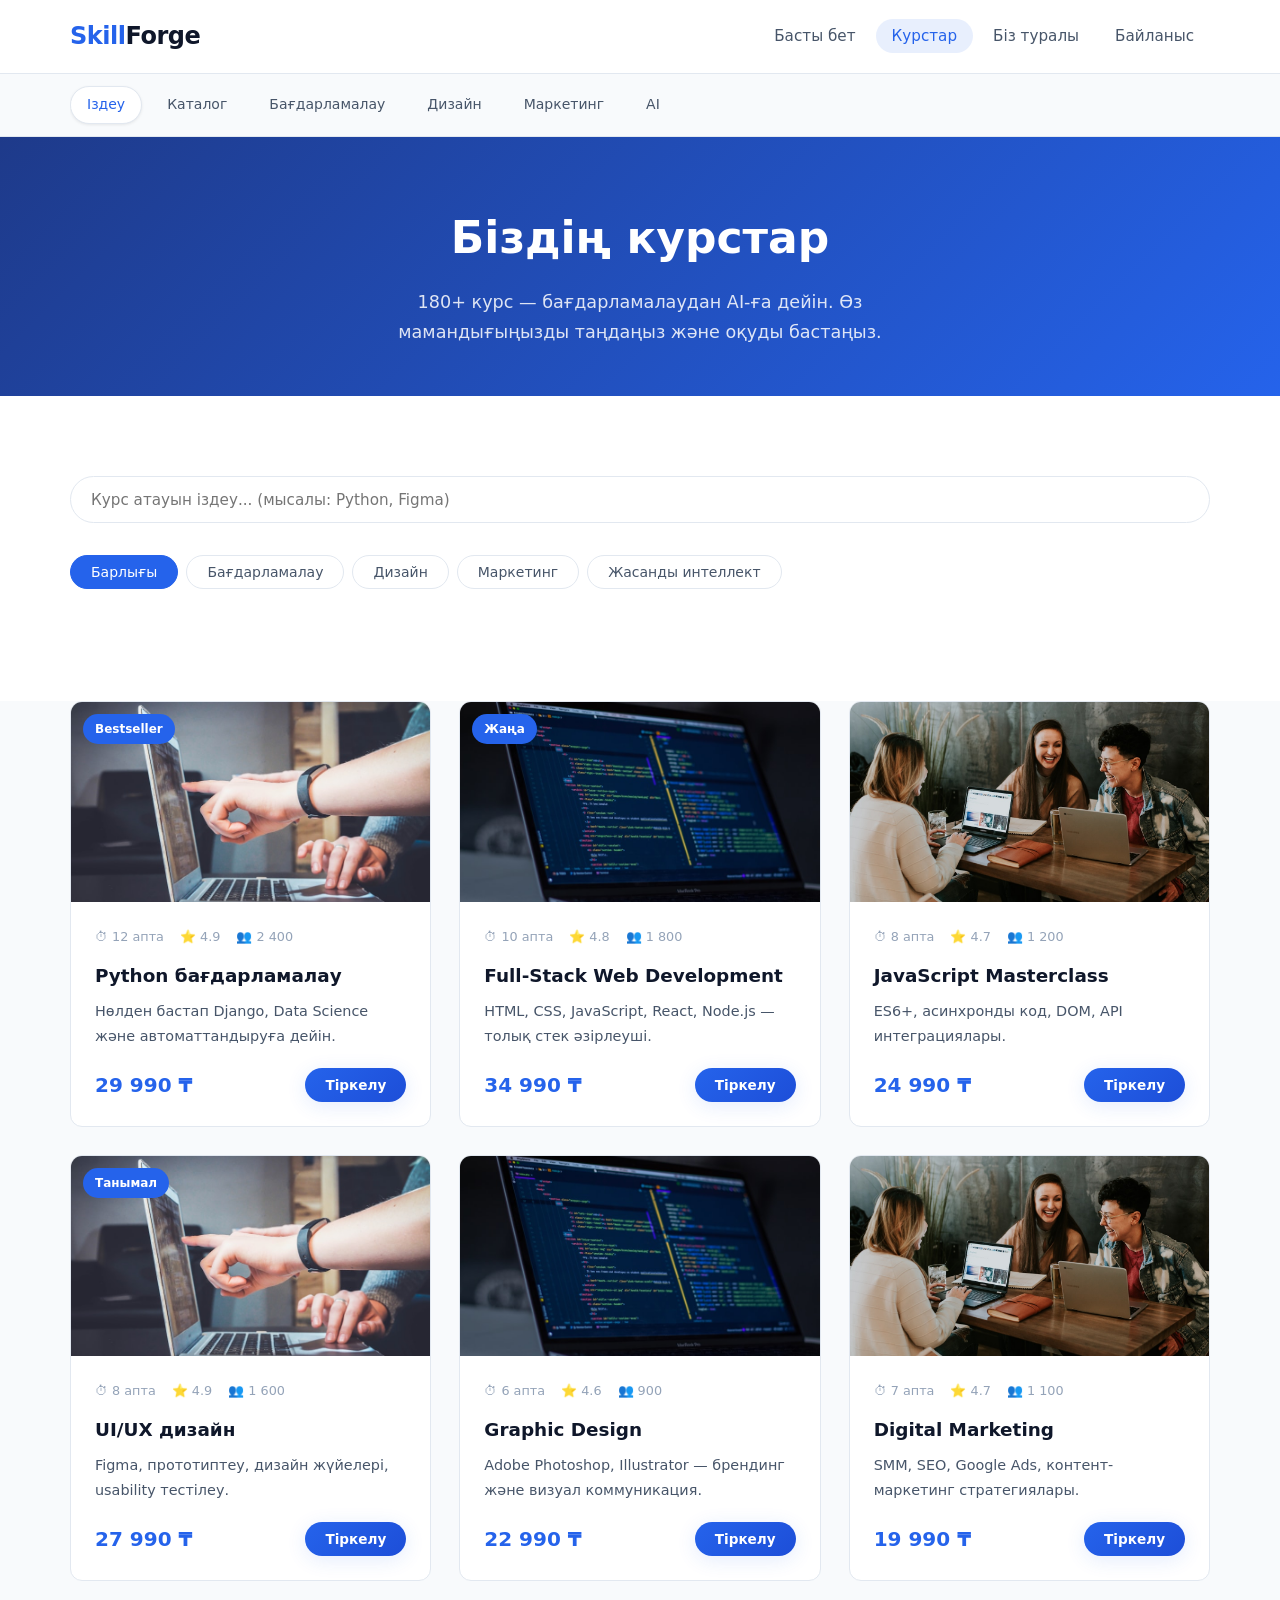
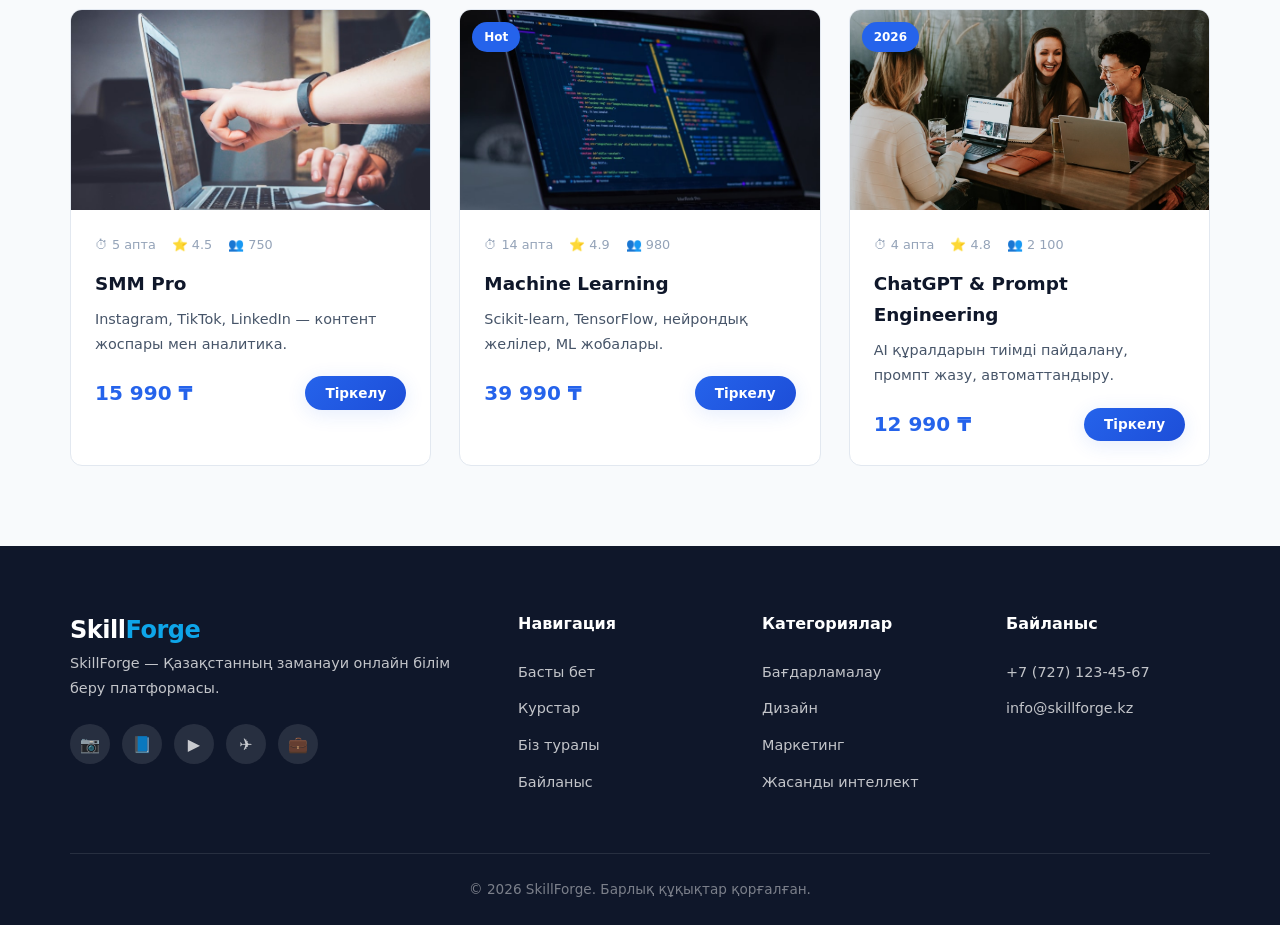
<file: courses.html>
<!DOCTYPE html>
<html lang="kk">
<head>
  <meta charset="UTF-8">
  <meta name="viewport" content="width=device-width, initial-scale=1.0">
  <meta name="description" content="SkillForge курстары — бағдарламалау, дизайн, маркетинг, AI.">
  <title>Курстар — SkillForge</title>
  <link rel="stylesheet" href="style.css">
</head>
<body>

  <header class="navbar">
    <div class="container navbar__inner">
      <a href="index.html" class="logo">Skill<span>Forge</span></a>
      <nav>
        <ul class="nav-links">
          <li><a href="index.html">Басты бет</a></li>
          <li><a href="courses.html">Курстар</a></li>
          <li><a href="about.html">Біз туралы</a></li>
          <li><a href="contact.html">Байланыс</a></li>
        </ul>
      </nav>
      <button class="nav-toggle" aria-label="Мәзір">☰</button>
    </div>
  </header>

  <nav class="page-nav" aria-label="Бет ішіндегі навигация">
    <div class="container page-nav__inner">
      <a href="#search">Іздеу</a>
      <a href="#catalog">Каталог</a>
      <a href="#programming">Бағдарламалау</a>
      <a href="#design">Дизайн</a>
      <a href="#marketing">Маркетинг</a>
      <a href="#ai">AI</a>
    </div>
  </nav>

  <section class="page-hero">
    <div class="container">
      <h1>Біздің курстар</h1>
      <p>180+ курс — бағдарламалаудан AI-ға дейін. Өз мамандығыңызды таңдаңыз және оқуды бастаңыз.</p>
    </div>
  </section>

  <!-- Іздеу және фильтр -->
  <section class="section" id="search">
    <div class="container">
      <div class="search-bar">
        <input type="search" id="courseSearch" placeholder="Курс атауын іздеу... (мысалы: Python, Figma)">
      </div>
      <div class="filter-tags">
        <button class="filter-tag active" data-filter="all">Барлығы</button>
        <button class="filter-tag" data-filter="programming">Бағдарламалау</button>
        <button class="filter-tag" data-filter="design">Дизайн</button>
        <button class="filter-tag" data-filter="marketing">Маркетинг</button>
        <button class="filter-tag" data-filter="ai">Жасанды интеллект</button>
      </div>
    </div>
  </section>

  <!-- Курс каталогы -->
  <section class="section section--gray" id="catalog" style="padding-top:0;">
    <div class="container">
      <div class="courses-grid">

        <!-- Programming -->
        <article class="course-card" data-category="programming" id="programming">
          <div class="course-card__img">
            <img src="images/course1.jpg" alt="Python бағдарламалау">
            <span class="course-card__badge">Bestseller</span>
          </div>
          <div class="course-card__body">
            <div class="course-card__meta"><span>⏱ 12 апта</span><span>⭐ 4.9</span><span>👥 2 400</span></div>
            <h3>Python бағдарламалау</h3>
            <p>Нөлден бастап Django, Data Science және автоматтандыруға дейін.</p>
            <div class="course-card__footer">
              <span class="course-card__price">29 990 ₸</span>
              <button class="btn btn--primary btn--sm enroll-btn" data-course="Python бағдарламалау">Тіркелу</button>
            </div>
          </div>
        </article>

        <article class="course-card" data-category="programming">
          <div class="course-card__img">
            <img src="images/course2.jpg" alt="Web Development">
            <span class="course-card__badge">Жаңа</span>
          </div>
          <div class="course-card__body">
            <div class="course-card__meta"><span>⏱ 10 апта</span><span>⭐ 4.8</span><span>👥 1 800</span></div>
            <h3>Full-Stack Web Development</h3>
            <p>HTML, CSS, JavaScript, React, Node.js — толық стек әзірлеуші.</p>
            <div class="course-card__footer">
              <span class="course-card__price">34 990 ₸</span>
              <button class="btn btn--primary btn--sm enroll-btn" data-course="Full-Stack Web Development">Тіркелу</button>
            </div>
          </div>
        </article>

        <article class="course-card" data-category="programming">
          <div class="course-card__img">
            <img src="images/hero.jpg" alt="JavaScript">
          </div>
          <div class="course-card__body">
            <div class="course-card__meta"><span>⏱ 8 апта</span><span>⭐ 4.7</span><span>👥 1 200</span></div>
            <h3>JavaScript Masterclass</h3>
            <p>ES6+, асинхронды код, DOM, API интеграциялары.</p>
            <div class="course-card__footer">
              <span class="course-card__price">24 990 ₸</span>
              <button class="btn btn--primary btn--sm enroll-btn" data-course="JavaScript Masterclass">Тіркелу</button>
            </div>
          </div>
        </article>

        <!-- Design -->
        <article class="course-card" data-category="design" id="design">
          <div class="course-card__img">
            <img src="images/course1.jpg" alt="UI/UX дизайн">
            <span class="course-card__badge">Танымал</span>
          </div>
          <div class="course-card__body">
            <div class="course-card__meta"><span>⏱ 8 апта</span><span>⭐ 4.9</span><span>👥 1 600</span></div>
            <h3>UI/UX дизайн</h3>
            <p>Figma, прототиптеу, дизайн жүйелері, usability тестілеу.</p>
            <div class="course-card__footer">
              <span class="course-card__price">27 990 ₸</span>
              <button class="btn btn--primary btn--sm enroll-btn" data-course="UI/UX дизайн">Тіркелу</button>
            </div>
          </div>
        </article>

        <article class="course-card" data-category="design">
          <div class="course-card__img">
            <img src="images/course2.jpg" alt="Graphic Design">
          </div>
          <div class="course-card__body">
            <div class="course-card__meta"><span>⏱ 6 апта</span><span>⭐ 4.6</span><span>👥 900</span></div>
            <h3>Graphic Design</h3>
            <p>Adobe Photoshop, Illustrator — брендинг және визуал коммуникация.</p>
            <div class="course-card__footer">
              <span class="course-card__price">22 990 ₸</span>
              <button class="btn btn--primary btn--sm enroll-btn" data-course="Graphic Design">Тіркелу</button>
            </div>
          </div>
        </article>

        <!-- Marketing -->
        <article class="course-card" data-category="marketing" id="marketing">
          <div class="course-card__img">
            <img src="images/hero.jpg" alt="Digital Marketing">
          </div>
          <div class="course-card__body">
            <div class="course-card__meta"><span>⏱ 7 апта</span><span>⭐ 4.7</span><span>👥 1 100</span></div>
            <h3>Digital Marketing</h3>
            <p>SMM, SEO, Google Ads, контент-маркетинг стратегиялары.</p>
            <div class="course-card__footer">
              <span class="course-card__price">19 990 ₸</span>
              <button class="btn btn--primary btn--sm enroll-btn" data-course="Digital Marketing">Тіркелу</button>
            </div>
          </div>
        </article>

        <article class="course-card" data-category="marketing">
          <div class="course-card__img">
            <img src="images/course1.jpg" alt="SMM Pro">
          </div>
          <div class="course-card__body">
            <div class="course-card__meta"><span>⏱ 5 апта</span><span>⭐ 4.5</span><span>👥 750</span></div>
            <h3>SMM Pro</h3>
            <p>Instagram, TikTok, LinkedIn — контент жоспары мен аналитика.</p>
            <div class="course-card__footer">
              <span class="course-card__price">15 990 ₸</span>
              <button class="btn btn--primary btn--sm enroll-btn" data-course="SMM Pro">Тіркелу</button>
            </div>
          </div>
        </article>

        <!-- AI -->
        <article class="course-card" data-category="ai" id="ai">
          <div class="course-card__img">
            <img src="images/course2.jpg" alt="Machine Learning">
            <span class="course-card__badge">Hot</span>
          </div>
          <div class="course-card__body">
            <div class="course-card__meta"><span>⏱ 14 апта</span><span>⭐ 4.9</span><span>👥 980</span></div>
            <h3>Machine Learning</h3>
            <p>Scikit-learn, TensorFlow, нейрондық желілер, ML жобалары.</p>
            <div class="course-card__footer">
              <span class="course-card__price">39 990 ₸</span>
              <button class="btn btn--primary btn--sm enroll-btn" data-course="Machine Learning">Тіркелу</button>
            </div>
          </div>
        </article>

        <article class="course-card" data-category="ai">
          <div class="course-card__img">
            <img src="images/hero.jpg" alt="ChatGPT & Prompt Engineering">
            <span class="course-card__badge">2026</span>
          </div>
          <div class="course-card__body">
            <div class="course-card__meta"><span>⏱ 4 апта</span><span>⭐ 4.8</span><span>👥 2 100</span></div>
            <h3>ChatGPT & Prompt Engineering</h3>
            <p>AI құралдарын тиімді пайдалану, промпт жазу, автоматтандыру.</p>
            <div class="course-card__footer">
              <span class="course-card__price">12 990 ₸</span>
              <button class="btn btn--primary btn--sm enroll-btn" data-course="ChatGPT & Prompt Engineering">Тіркелу</button>
            </div>
          </div>
        </article>

      </div>
    </div>
  </section>

  <footer class="footer">
    <div class="container">
      <div class="footer__grid">
        <div class="footer__about">
          <a href="index.html" class="logo">Skill<span>Forge</span></a>
          <p>SkillForge — Қазақстанның заманауи онлайн білім беру платформасы.</p>
          <div class="social-links">
            <a href="#" aria-label="Instagram">📷</a>
            <a href="#" aria-label="Facebook">📘</a>
            <a href="#" aria-label="YouTube">▶️</a>
            <a href="#" aria-label="Telegram">✈️</a>
            <a href="#" aria-label="LinkedIn">💼</a>
          </div>
        </div>
        <div>
          <h4>Навигация</h4>
          <ul>
            <li><a href="index.html">Басты бет</a></li>
            <li><a href="courses.html">Курстар</a></li>
            <li><a href="about.html">Біз туралы</a></li>
            <li><a href="contact.html">Байланыс</a></li>
          </ul>
        </div>
        <div>
          <h4>Категориялар</h4>
          <ul>
            <li><a href="#programming">Бағдарламалау</a></li>
            <li><a href="#design">Дизайн</a></li>
            <li><a href="#marketing">Маркетинг</a></li>
            <li><a href="#ai">Жасанды интеллект</a></li>
          </ul>
        </div>
        <div>
          <h4>Байланыс</h4>
          <ul>
            <li><a href="tel:+77271234567">+7 (727) 123-45-67</a></li>
            <li><a href="mailto:info@skillforge.kz">info@skillforge.kz</a></li>
          </ul>
        </div>
      </div>
      <div class="footer__bottom">© 2026 SkillForge. Барлық құқықтар қорғалған.</div>
    </div>
  </footer>

  <button class="scroll-top" aria-label="Жоғарыға">↑</button>
  <script src="script.js"></script>
</body>
</html>
</file>
<file: style.css>
/* ============================================
   SkillForge – Online Learning Platform
   Main Stylesheet
   ============================================ */

/* --- CSS Variables --- */
:root {
  --primary: #2563eb;
  --primary-dark: #1d4ed8;
  --primary-light: #3b82f6;
  --accent: #0ea5e9;
  --white: #ffffff;
  --gray-50: #f8fafc;
  --gray-100: #f1f5f9;
  --gray-200: #e2e8f0;
  --gray-400: #94a3b8;
  --gray-600: #475569;
  --gray-800: #1e293b;
  --gray-900: #0f172a;
  --success: #10b981;
  --shadow-sm: 0 1px 3px rgba(0, 0, 0, 0.08);
  --shadow-md: 0 4px 20px rgba(37, 99, 235, 0.12);
  --shadow-lg: 0 12px 40px rgba(37, 99, 235, 0.18);
  --radius: 12px;
  --radius-lg: 20px;
  --transition: 0.3s ease;
  --font: 'Segoe UI', system-ui, -apple-system, sans-serif;
}

/* --- Reset & Base --- */
*,
*::before,
*::after {
  box-sizing: border-box;
  margin: 0;
  padding: 0;
}

html {
  scroll-behavior: smooth;
  font-size: 16px;
}

body {
  font-family: var(--font);
  color: var(--gray-800);
  background: var(--white);
  line-height: 1.7;
  overflow-x: hidden;
}

img {
  max-width: 100%;
  height: auto;
  display: block;
}

a {
  text-decoration: none;
  color: inherit;
  transition: color var(--transition);
}

ul {
  list-style: none;
}

/* --- Utility Classes --- */
.container {
  width: min(1140px, 92%);
  margin: 0 auto;
}

.section {
  padding: 5rem 0;
}

.section--gray {
  background: var(--gray-50);
}

.section-header {
  text-align: center;
  max-width: 640px;
  margin: 0 auto 3rem;
}

.section-header h2 {
  font-size: clamp(1.75rem, 3vw, 2.5rem);
  color: var(--gray-900);
  margin-bottom: 0.75rem;
}

.section-header p {
  color: var(--gray-600);
  font-size: 1.05rem;
}

.section-label {
  display: inline-block;
  background: rgba(37, 99, 235, 0.1);
  color: var(--primary);
  font-size: 0.85rem;
  font-weight: 600;
  padding: 0.35rem 1rem;
  border-radius: 999px;
  margin-bottom: 0.75rem;
  text-transform: uppercase;
  letter-spacing: 0.05em;
}

/* --- Buttons --- */
.btn {
  display: inline-flex;
  align-items: center;
  justify-content: center;
  gap: 0.5rem;
  padding: 0.85rem 1.75rem;
  border: none;
  border-radius: 999px;
  font-family: inherit;
  font-size: 0.95rem;
  font-weight: 600;
  cursor: pointer;
  transition: transform var(--transition), box-shadow var(--transition), background var(--transition);
}

.btn:active {
  transform: scale(0.97);
}

.btn--primary {
  background: linear-gradient(135deg, var(--primary), var(--primary-dark));
  color: var(--white);
  box-shadow: var(--shadow-md);
}

.btn--primary:hover {
  box-shadow: var(--shadow-lg);
  transform: translateY(-2px);
}

.btn--outline {
  background: transparent;
  border: 2px solid var(--primary);
  color: var(--primary);
}

.btn--outline:hover {
  background: var(--primary);
  color: var(--white);
}

.btn--white {
  background: var(--white);
  color: var(--primary);
  box-shadow: var(--shadow-sm);
}

.btn--white:hover {
  box-shadow: var(--shadow-md);
  transform: translateY(-2px);
}

.btn--sm {
  padding: 0.55rem 1.25rem;
  font-size: 0.85rem;
}

/* --- Top Navigation --- */
.navbar {
  position: sticky;
  top: 0;
  z-index: 1000;
  background: rgba(255, 255, 255, 0.95);
  backdrop-filter: blur(12px);
  border-bottom: 1px solid var(--gray-200);
  transition: box-shadow var(--transition);
}

.navbar.scrolled {
  box-shadow: var(--shadow-sm);
}

.navbar__inner {
  display: flex;
  align-items: center;
  justify-content: space-between;
  padding: 1rem 0;
  gap: 1rem;
}

.logo {
  font-size: 1.5rem;
  font-weight: 800;
  color: var(--primary);
  letter-spacing: -0.02em;
}

.logo span {
  color: var(--gray-900);
}

.nav-links {
  display: flex;
  align-items: center;
  gap: 0.25rem;
}

.nav-links a {
  padding: 0.5rem 1rem;
  border-radius: 999px;
  font-size: 0.95rem;
  font-weight: 500;
  color: var(--gray-600);
  transition: all var(--transition);
}

.nav-links a:hover,
.nav-links a.active {
  background: rgba(37, 99, 235, 0.1);
  color: var(--primary);
}

.nav-toggle {
  display: none;
  background: none;
  border: none;
  font-size: 1.5rem;
  cursor: pointer;
  color: var(--gray-800);
  padding: 0.25rem;
}

/* --- Internal Page Nav (anchor links) --- */
.page-nav {
  background: var(--gray-50);
  border-bottom: 1px solid var(--gray-200);
  position: sticky;
  top: 65px;
  z-index: 999;
}

.page-nav__inner {
  display: flex;
  gap: 0.5rem;
  padding: 0.75rem 0;
  overflow-x: auto;
  scrollbar-width: none;
}

.page-nav__inner::-webkit-scrollbar {
  display: none;
}

.page-nav a {
  white-space: nowrap;
  padding: 0.4rem 1rem;
  border-radius: 999px;
  font-size: 0.875rem;
  font-weight: 500;
  color: var(--gray-600);
  border: 1px solid transparent;
  transition: all var(--transition);
}

.page-nav a:hover,
.page-nav a.active {
  background: var(--white);
  color: var(--primary);
  border-color: var(--gray-200);
  box-shadow: var(--shadow-sm);
}

/* --- Hero Section --- */
.hero {
  position: relative;
  min-height: 90vh;
  display: flex;
  align-items: center;
  overflow: hidden;
  background: linear-gradient(135deg, #1e3a8a 0%, #2563eb 50%, #0ea5e9 100%);
}

.hero__bg {
  position: absolute;
  inset: 0;
  background: url('../images/hero.jpg') center/cover no-repeat;
  opacity: 0.15;
}

.hero__content {
  position: relative;
  z-index: 1;
  display: grid;
  grid-template-columns: 1fr 1fr;
  gap: 3rem;
  align-items: center;
  padding: 6rem 0 4rem;
}

.hero__text h1 {
  font-size: clamp(2.25rem, 5vw, 3.5rem);
  color: var(--white);
  line-height: 1.2;
  margin-bottom: 1.25rem;
}

.hero__text p {
  color: rgba(255, 255, 255, 0.85);
  font-size: 1.15rem;
  margin-bottom: 2rem;
  max-width: 520px;
}

.hero__buttons {
  display: flex;
  flex-wrap: wrap;
  gap: 1rem;
}

.hero__visual {
  display: flex;
  justify-content: center;
}

.hero__card {
  background: rgba(255, 255, 255, 0.12);
  backdrop-filter: blur(16px);
  border: 1px solid rgba(255, 255, 255, 0.2);
  border-radius: var(--radius-lg);
  padding: 2rem;
  color: var(--white);
  animation: float 4s ease-in-out infinite;
}

.hero__card h3 {
  font-size: 1.25rem;
  margin-bottom: 1rem;
}

.hero__card-item {
  display: flex;
  align-items: center;
  gap: 0.75rem;
  padding: 0.6rem 0;
  border-bottom: 1px solid rgba(255, 255, 255, 0.1);
  font-size: 0.95rem;
}

.hero__card-item:last-child {
  border-bottom: none;
}

@keyframes float {
  0%, 100% { transform: translateY(0); }
  50% { transform: translateY(-10px); }
}

/* --- Stats Bar --- */
.stats-bar {
  background: var(--white);
  padding: 2.5rem 0;
  border-bottom: 1px solid var(--gray-200);
}

.stats-grid {
  display: grid;
  grid-template-columns: repeat(4, 1fr);
  gap: 2rem;
  text-align: center;
}

.stat-item strong {
  display: block;
  font-size: 2.25rem;
  font-weight: 800;
  color: var(--primary);
  line-height: 1.2;
}

.stat-item span {
  font-size: 0.9rem;
  color: var(--gray-600);
}

/* --- Course Cards --- */
.courses-grid {
  display: grid;
  grid-template-columns: repeat(auto-fill, minmax(300px, 1fr));
  gap: 1.75rem;
}

.course-card {
  background: var(--white);
  border-radius: var(--radius);
  overflow: hidden;
  border: 1px solid var(--gray-200);
  transition: transform var(--transition), box-shadow var(--transition);
}

.course-card:hover {
  transform: translateY(-6px);
  box-shadow: var(--shadow-lg);
}

.course-card__img {
  height: 200px;
  overflow: hidden;
  position: relative;
}

.course-card__img img {
  width: 100%;
  height: 100%;
  object-fit: cover;
  transition: transform 0.5s ease;
}

.course-card:hover .course-card__img img {
  transform: scale(1.05);
}

.course-card__badge {
  position: absolute;
  top: 12px;
  left: 12px;
  background: var(--primary);
  color: var(--white);
  font-size: 0.75rem;
  font-weight: 600;
  padding: 0.3rem 0.75rem;
  border-radius: 999px;
}

.course-card__body {
  padding: 1.5rem;
}

.course-card__meta {
  display: flex;
  gap: 1rem;
  font-size: 0.8rem;
  color: var(--gray-400);
  margin-bottom: 0.75rem;
}

.course-card__body h3 {
  font-size: 1.15rem;
  color: var(--gray-900);
  margin-bottom: 0.5rem;
}

.course-card__body p {
  font-size: 0.9rem;
  color: var(--gray-600);
  margin-bottom: 1.25rem;
}

.course-card__footer {
  display: flex;
  align-items: center;
  justify-content: space-between;
}

.course-card__price {
  font-size: 1.25rem;
  font-weight: 700;
  color: var(--primary);
}

/* --- Advantages --- */
.advantages-grid {
  display: grid;
  grid-template-columns: repeat(auto-fill, minmax(260px, 1fr));
  gap: 1.5rem;
}

.advantage-card {
  background: var(--white);
  padding: 2rem;
  border-radius: var(--radius);
  border: 1px solid var(--gray-200);
  transition: transform var(--transition), box-shadow var(--transition);
}

.advantage-card:hover {
  transform: translateY(-4px);
  box-shadow: var(--shadow-md);
}

.advantage-card__icon {
  width: 56px;
  height: 56px;
  background: rgba(37, 99, 235, 0.1);
  border-radius: var(--radius);
  display: flex;
  align-items: center;
  justify-content: center;
  font-size: 1.5rem;
  margin-bottom: 1.25rem;
}

.advantage-card h3 {
  font-size: 1.1rem;
  margin-bottom: 0.5rem;
  color: var(--gray-900);
}

.advantage-card p {
  font-size: 0.9rem;
  color: var(--gray-600);
}

/* --- Testimonials --- */
.testimonials-grid {
  display: grid;
  grid-template-columns: repeat(auto-fill, minmax(320px, 1fr));
  gap: 1.5rem;
}

.testimonial-card {
  background: var(--white);
  padding: 2rem;
  border-radius: var(--radius);
  border: 1px solid var(--gray-200);
  position: relative;
}

.testimonial-card::before {
  content: '"';
  position: absolute;
  top: 1rem;
  right: 1.5rem;
  font-size: 4rem;
  color: rgba(37, 99, 235, 0.1);
  line-height: 1;
  font-family: Georgia, serif;
}

.testimonial-card p {
  font-size: 0.95rem;
  color: var(--gray-600);
  margin-bottom: 1.5rem;
  font-style: italic;
}

.testimonial-author {
  display: flex;
  align-items: center;
  gap: 0.75rem;
}

.testimonial-author__avatar {
  width: 48px;
  height: 48px;
  border-radius: 50%;
  background: linear-gradient(135deg, var(--primary), var(--accent));
  display: flex;
  align-items: center;
  justify-content: center;
  color: var(--white);
  font-weight: 700;
  font-size: 1rem;
}

.testimonial-author strong {
  display: block;
  font-size: 0.95rem;
  color: var(--gray-900);
}

.testimonial-author span {
  font-size: 0.8rem;
  color: var(--gray-400);
}

/* --- Video Section --- */
.video-wrapper {
  position: relative;
  padding-bottom: 56.25%;
  height: 0;
  border-radius: var(--radius-lg);
  overflow: hidden;
  box-shadow: var(--shadow-lg);
}

.video-wrapper iframe {
  position: absolute;
  top: 0;
  left: 0;
  width: 100%;
  height: 100%;
  border: none;
}

/* --- Audio Player --- */
.audio-player {
  background: linear-gradient(135deg, var(--primary), var(--primary-dark));
  border-radius: var(--radius-lg);
  padding: 2rem;
  color: var(--white);
  display: flex;
  align-items: center;
  gap: 2rem;
  flex-wrap: wrap;
}

.audio-player__info h3 {
  font-size: 1.25rem;
  margin-bottom: 0.35rem;
}

.audio-player__info p {
  font-size: 0.9rem;
  opacity: 0.85;
}

.audio-player audio {
  flex: 1;
  min-width: 260px;
  height: 48px;
  border-radius: 999px;
}

/* --- Search & Filter --- */
.search-bar {
  display: flex;
  gap: 1rem;
  margin-bottom: 2rem;
  flex-wrap: wrap;
}

.search-bar input {
  flex: 1;
  min-width: 220px;
  padding: 0.85rem 1.25rem;
  border: 1px solid var(--gray-200);
  border-radius: 999px;
  font-family: inherit;
  font-size: 0.95rem;
  transition: border-color var(--transition), box-shadow var(--transition);
}

.search-bar input:focus {
  outline: none;
  border-color: var(--primary);
  box-shadow: 0 0 0 3px rgba(37, 99, 235, 0.15);
}

.filter-tags {
  display: flex;
  gap: 0.5rem;
  flex-wrap: wrap;
  margin-bottom: 2rem;
}

.filter-tag {
  padding: 0.5rem 1.25rem;
  border: 1px solid var(--gray-200);
  border-radius: 999px;
  background: var(--white);
  font-family: inherit;
  font-size: 0.875rem;
  font-weight: 500;
  cursor: pointer;
  color: var(--gray-600);
  transition: all var(--transition);
}

.filter-tag:hover,
.filter-tag.active {
  background: var(--primary);
  color: var(--white);
  border-color: var(--primary);
}

/* --- Team --- */
.team-grid {
  display: grid;
  grid-template-columns: repeat(auto-fill, minmax(240px, 1fr));
  gap: 1.75rem;
}

.team-card {
  text-align: center;
  background: var(--white);
  border-radius: var(--radius);
  padding: 2rem 1.5rem;
  border: 1px solid var(--gray-200);
  transition: transform var(--transition), box-shadow var(--transition);
}

.team-card:hover {
  transform: translateY(-4px);
  box-shadow: var(--shadow-md);
}

.team-card__photo {
  width: 120px;
  height: 120px;
  border-radius: 50%;
  margin: 0 auto 1.25rem;
  overflow: hidden;
  border: 4px solid rgba(37, 99, 235, 0.15);
}

.team-card__photo img {
  width: 100%;
  height: 100%;
  object-fit: cover;
}

.team-card h3 {
  font-size: 1.1rem;
  color: var(--gray-900);
  margin-bottom: 0.25rem;
}

.team-card span {
  font-size: 0.85rem;
  color: var(--primary);
  font-weight: 600;
}

.team-card p {
  font-size: 0.85rem;
  color: var(--gray-600);
  margin-top: 0.75rem;
}

/* --- Timeline --- */
.timeline {
  position: relative;
  max-width: 700px;
  margin: 0 auto;
  padding-left: 2rem;
}

.timeline::before {
  content: '';
  position: absolute;
  left: 0;
  top: 0;
  bottom: 0;
  width: 3px;
  background: linear-gradient(to bottom, var(--primary), var(--accent));
  border-radius: 999px;
}

.timeline-item {
  position: relative;
  padding-bottom: 2.5rem;
  padding-left: 2rem;
}

.timeline-item::before {
  content: '';
  position: absolute;
  left: -2rem;
  top: 0.35rem;
  width: 14px;
  height: 14px;
  background: var(--primary);
  border: 3px solid var(--white);
  border-radius: 50%;
  box-shadow: 0 0 0 3px var(--primary);
  transform: translateX(-5.5px);
}

.timeline-item h3 {
  font-size: 1rem;
  color: var(--primary);
  margin-bottom: 0.35rem;
}

.timeline-item h4 {
  font-size: 1.05rem;
  color: var(--gray-900);
  margin-bottom: 0.35rem;
}

.timeline-item p {
  font-size: 0.9rem;
  color: var(--gray-600);
}

/* --- FAQ --- */
.faq-list {
  max-width: 760px;
  margin: 0 auto;
}

.faq-item {
  border: 1px solid var(--gray-200);
  border-radius: var(--radius);
  margin-bottom: 0.75rem;
  overflow: hidden;
  background: var(--white);
}

.faq-question {
  width: 100%;
  display: flex;
  justify-content: space-between;
  align-items: center;
  padding: 1.25rem 1.5rem;
  background: none;
  border: none;
  font-family: inherit;
  font-size: 1rem;
  font-weight: 600;
  color: var(--gray-900);
  cursor: pointer;
  text-align: left;
  transition: background var(--transition);
}

.faq-question:hover {
  background: var(--gray-50);
}

.faq-question .icon {
  font-size: 1.25rem;
  color: var(--primary);
  transition: transform var(--transition);
}

.faq-item.open .faq-question .icon {
  transform: rotate(45deg);
}

.faq-answer {
  max-height: 0;
  overflow: hidden;
  transition: max-height 0.35s ease, padding 0.35s ease;
}

.faq-item.open .faq-answer {
  max-height: 300px;
}

.faq-answer p {
  padding: 0 1.5rem 1.25rem;
  font-size: 0.95rem;
  color: var(--gray-600);
}

/* --- Contact Form --- */
.contact-grid {
  display: grid;
  grid-template-columns: 1fr 1.4fr;
  gap: 2.5rem;
  align-items: start;
}

.contact-info-card {
  background: linear-gradient(135deg, var(--primary), var(--primary-dark));
  color: var(--white);
  border-radius: var(--radius-lg);
  padding: 2.5rem;
}

.contact-info-card h3 {
  font-size: 1.5rem;
  margin-bottom: 1rem;
}

.contact-info-card > p {
  opacity: 0.85;
  margin-bottom: 2rem;
  font-size: 0.95rem;
}

.contact-detail {
  display: flex;
  gap: 1rem;
  margin-bottom: 1.5rem;
  align-items: flex-start;
}

.contact-detail__icon {
  width: 44px;
  height: 44px;
  background: rgba(255, 255, 255, 0.15);
  border-radius: var(--radius-sm, 10px);
  display: flex;
  align-items: center;
  justify-content: center;
  font-size: 1.1rem;
  flex-shrink: 0;
}

.contact-detail strong {
  display: block;
  font-size: 0.9rem;
  margin-bottom: 0.15rem;
}

.contact-detail span {
  font-size: 0.9rem;
  opacity: 0.85;
}

.contact-form {
  background: var(--white);
  padding: 2.5rem;
  border-radius: var(--radius-lg);
  border: 1px solid var(--gray-200);
  box-shadow: var(--shadow-sm);
}

.contact-form h3 {
  font-size: 1.5rem;
  color: var(--gray-900);
  margin-bottom: 1.5rem;
}

.form-group {
  margin-bottom: 1.25rem;
}

.form-group label {
  display: block;
  font-size: 0.875rem;
  font-weight: 600;
  color: var(--gray-800);
  margin-bottom: 0.4rem;
}

.form-group input,
.form-group textarea,
.form-group select {
  width: 100%;
  padding: 0.85rem 1rem;
  border: 1px solid var(--gray-200);
  border-radius: var(--radius-sm, 10px);
  font-family: inherit;
  font-size: 0.95rem;
  transition: border-color var(--transition), box-shadow var(--transition);
  background: var(--gray-50);
}

.form-group input:focus,
.form-group textarea:focus,
.form-group select:focus {
  outline: none;
  border-color: var(--primary);
  box-shadow: 0 0 0 3px rgba(37, 99, 235, 0.12);
  background: var(--white);
}

.form-group textarea {
  resize: vertical;
  min-height: 140px;
}

.form-success {
  display: none;
  background: rgba(16, 185, 129, 0.1);
  color: var(--success);
  padding: 1rem 1.25rem;
  border-radius: var(--radius-sm, 10px);
  margin-top: 1rem;
  font-weight: 500;
  font-size: 0.95rem;
}

.form-success.show {
  display: block;
  animation: fadeIn 0.4s ease;
}

@keyframes fadeIn {
  from { opacity: 0; transform: translateY(8px); }
  to { opacity: 1; transform: translateY(0); }
}

.map-wrapper {
  border-radius: var(--radius-lg);
  overflow: hidden;
  margin-top: 3rem;
  box-shadow: var(--shadow-md);
}

.map-wrapper iframe {
  width: 100%;
  height: 400px;
  border: none;
  display: block;
}

/* --- Mission/Vision Cards --- */
.mission-grid {
  display: grid;
  grid-template-columns: 1fr 1fr;
  gap: 1.5rem;
  margin-bottom: 3rem;
}

.mission-card {
  background: var(--white);
  padding: 2.5rem;
  border-radius: var(--radius);
  border: 1px solid var(--gray-200);
  border-top: 4px solid var(--primary);
}

.mission-card h3 {
  font-size: 1.35rem;
  color: var(--gray-900);
  margin-bottom: 1rem;
}

.mission-card p {
  color: var(--gray-600);
  font-size: 0.95rem;
}

/* --- Footer --- */
.footer {
  background: var(--gray-900);
  color: rgba(255, 255, 255, 0.75);
  padding: 4rem 0 0;
}

.footer__grid {
  display: grid;
  grid-template-columns: 2fr 1fr 1fr 1fr;
  gap: 2.5rem;
  padding-bottom: 3rem;
  border-bottom: 1px solid rgba(255, 255, 255, 0.1);
}

.footer .logo {
  color: var(--white);
  margin-bottom: 1rem;
}

.footer .logo span {
  color: var(--accent);
}

.footer__about p {
  font-size: 0.9rem;
  line-height: 1.7;
  margin-bottom: 1.5rem;
}

.social-links {
  display: flex;
  gap: 0.75rem;
}

.social-links a {
  width: 40px;
  height: 40px;
  background: rgba(255, 255, 255, 0.1);
  border-radius: 50%;
  display: flex;
  align-items: center;
  justify-content: center;
  font-size: 1rem;
  transition: background var(--transition), transform var(--transition);
}

.social-links a:hover {
  background: var(--primary);
  transform: translateY(-3px);
}

.footer h4 {
  color: var(--white);
  font-size: 1rem;
  margin-bottom: 1.25rem;
}

.footer ul li {
  margin-bottom: 0.6rem;
}

.footer ul a {
  font-size: 0.9rem;
  transition: color var(--transition);
}

.footer ul a:hover {
  color: var(--white);
}

.footer__bottom {
  padding: 1.5rem 0;
  text-align: center;
  font-size: 0.85rem;
  opacity: 0.6;
}

/* --- Scroll to Top --- */
.scroll-top {
  position: fixed;
  bottom: 2rem;
  right: 2rem;
  width: 48px;
  height: 48px;
  background: var(--primary);
  color: var(--white);
  border: none;
  border-radius: 50%;
  font-size: 1.25rem;
  cursor: pointer;
  box-shadow: var(--shadow-md);
  opacity: 0;
  visibility: hidden;
  transform: translateY(20px);
  transition: all var(--transition);
  z-index: 1001;
}

.scroll-top.visible {
  opacity: 1;
  visibility: visible;
  transform: translateY(0);
}

.scroll-top:hover {
  background: var(--primary-dark);
  transform: translateY(-3px);
}

/* --- Page Hero (inner pages) --- */
.page-hero {
  background: linear-gradient(135deg, #1e3a8a, #2563eb);
  color: var(--white);
  padding: 4rem 0 3rem;
  text-align: center;
}

.page-hero h1 {
  font-size: clamp(2rem, 4vw, 2.75rem);
  margin-bottom: 0.75rem;
}

.page-hero p {
  opacity: 0.85;
  font-size: 1.1rem;
  max-width: 560px;
  margin: 0 auto;
}

/* --- Enroll Modal Toast --- */
.toast {
  position: fixed;
  bottom: 2rem;
  left: 50%;
  transform: translateX(-50%) translateY(120%);
  background: var(--gray-900);
  color: var(--white);
  padding: 1rem 2rem;
  border-radius: 999px;
  font-weight: 500;
  font-size: 0.95rem;
  z-index: 2000;
  transition: transform 0.4s ease;
  box-shadow: var(--shadow-lg);
}

.toast.show {
  transform: translateX(-50%) translateY(0);
}

/* --- Responsive --- */
@media (max-width: 992px) {
  .hero__content {
    grid-template-columns: 1fr;
    text-align: center;
  }

  .hero__text p {
    margin-left: auto;
    margin-right: auto;
  }

  .hero__buttons {
    justify-content: center;
  }

  .hero__visual {
    display: none;
  }

  .stats-grid {
    grid-template-columns: repeat(2, 1fr);
  }

  .contact-grid {
    grid-template-columns: 1fr;
  }

  .mission-grid {
    grid-template-columns: 1fr;
  }

  .footer__grid {
    grid-template-columns: 1fr 1fr;
  }
}

@media (max-width: 768px) {
  .nav-links {
    display: none;
    position: absolute;
    top: 100%;
    left: 0;
    right: 0;
    background: var(--white);
    flex-direction: column;
    padding: 1rem;
    border-bottom: 1px solid var(--gray-200);
    box-shadow: var(--shadow-md);
  }

  .nav-links.open {
    display: flex;
  }

  .nav-toggle {
    display: block;
  }

  .navbar__inner {
    position: relative;
  }

  .page-nav {
    top: 60px;
  }

  .section {
    padding: 3.5rem 0;
  }

  .footer__grid {
    grid-template-columns: 1fr;
  }

  .audio-player {
    flex-direction: column;
    text-align: center;
  }
}

@media (max-width: 480px) {
  .stats-grid {
    grid-template-columns: 1fr 1fr;
    gap: 1.5rem;
  }

  .stat-item strong {
    font-size: 1.75rem;
  }
}
</file>
